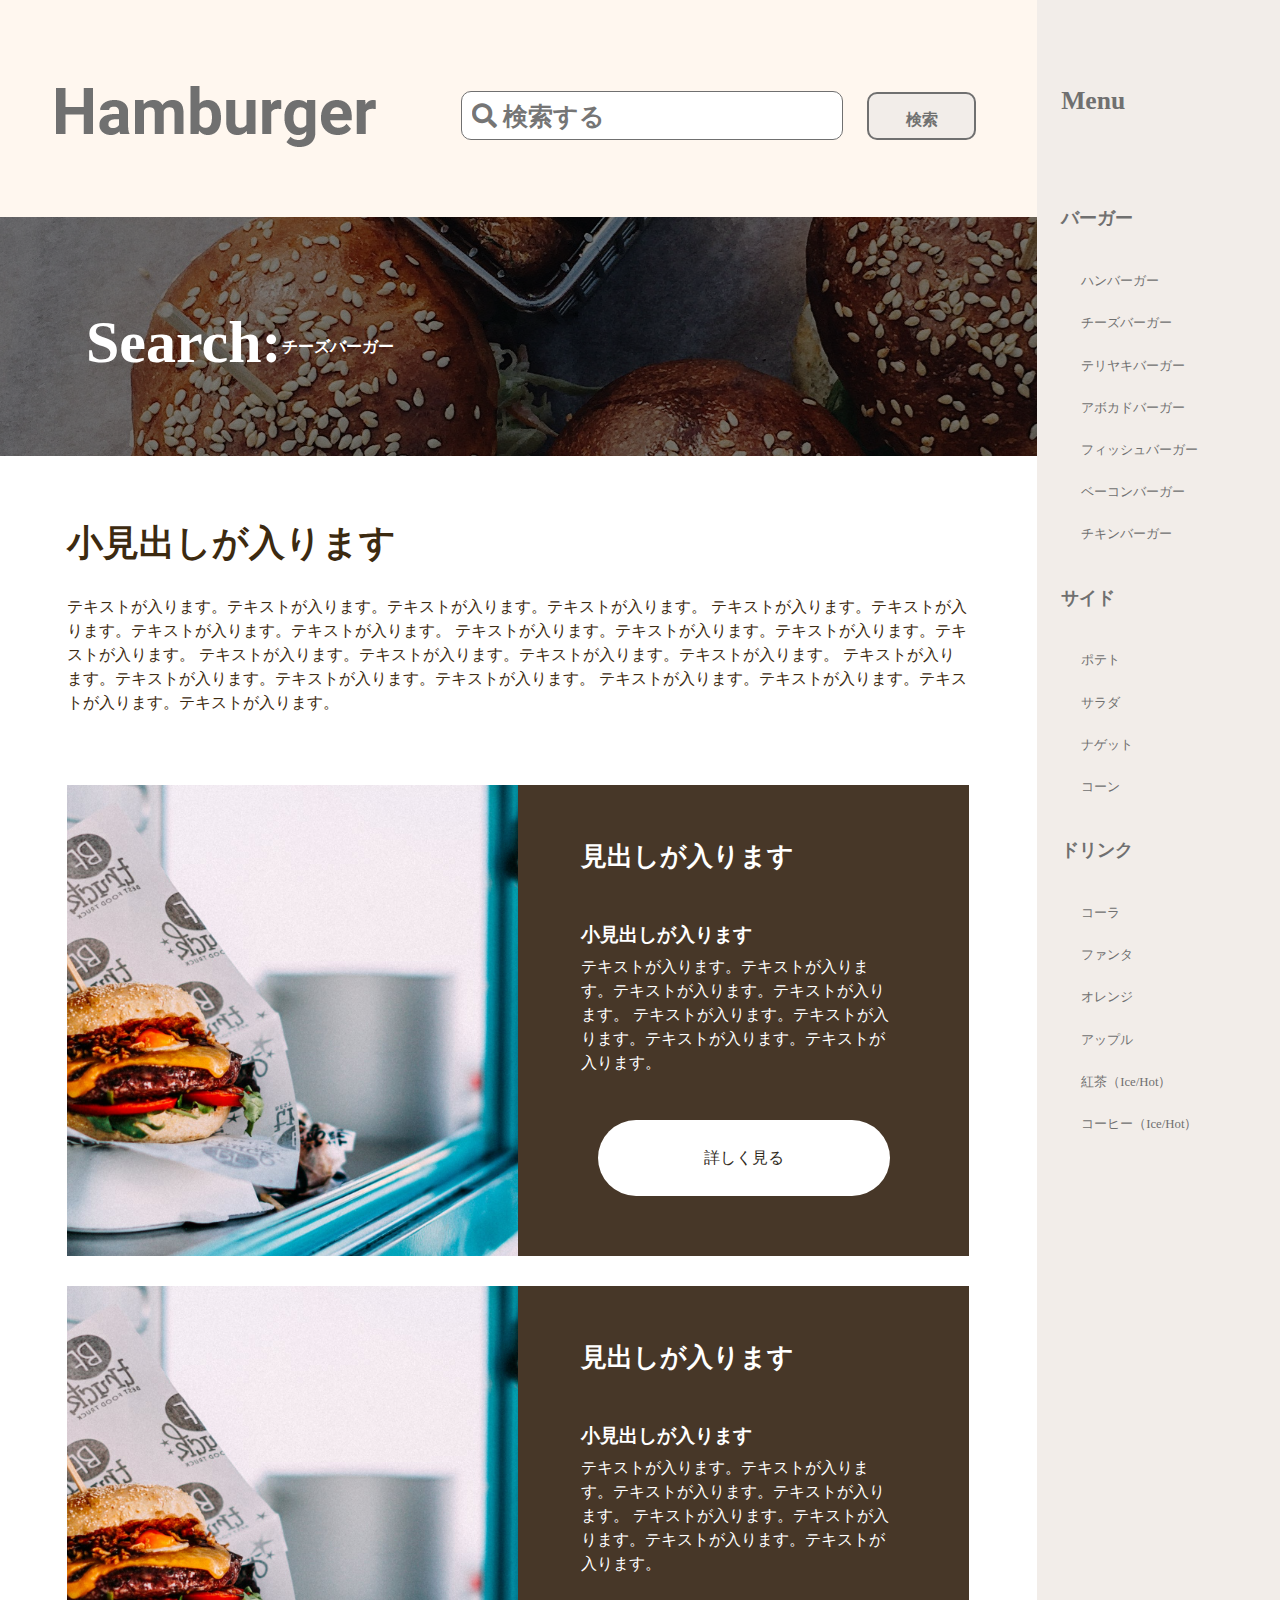
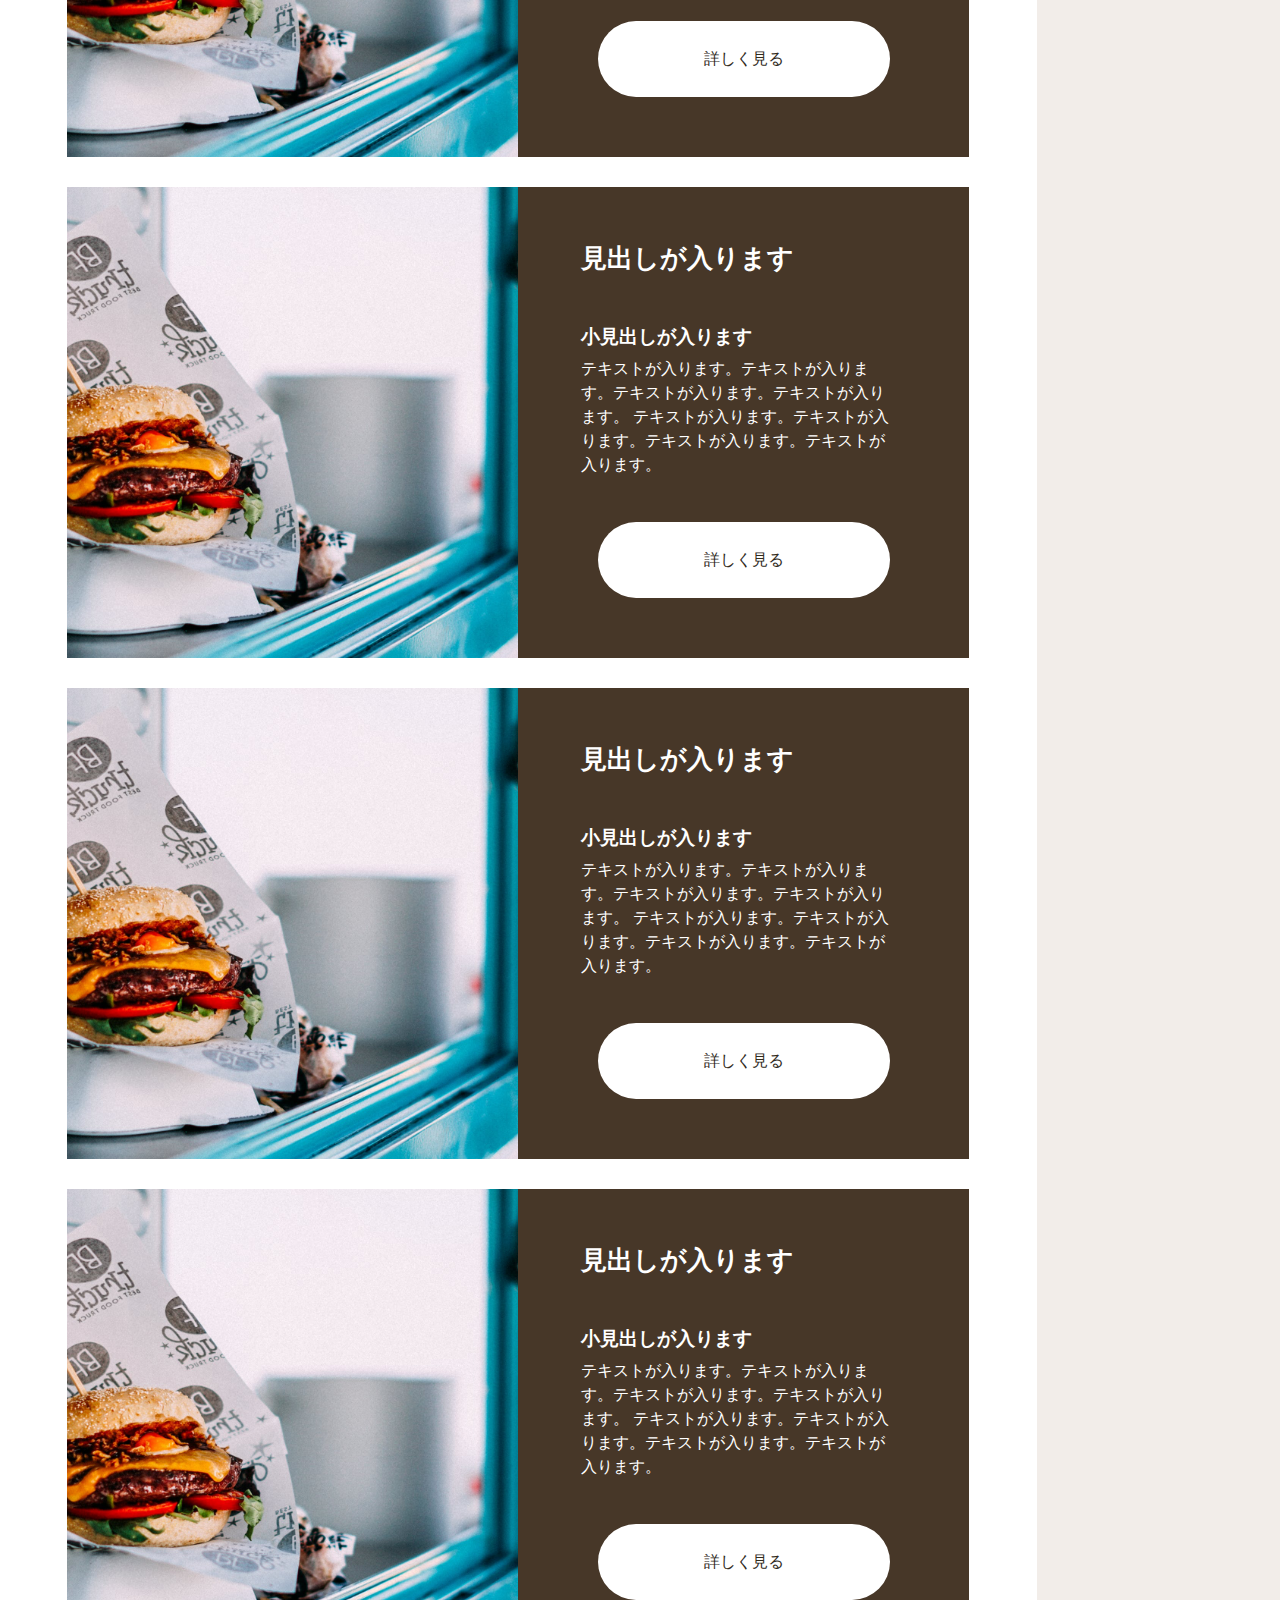
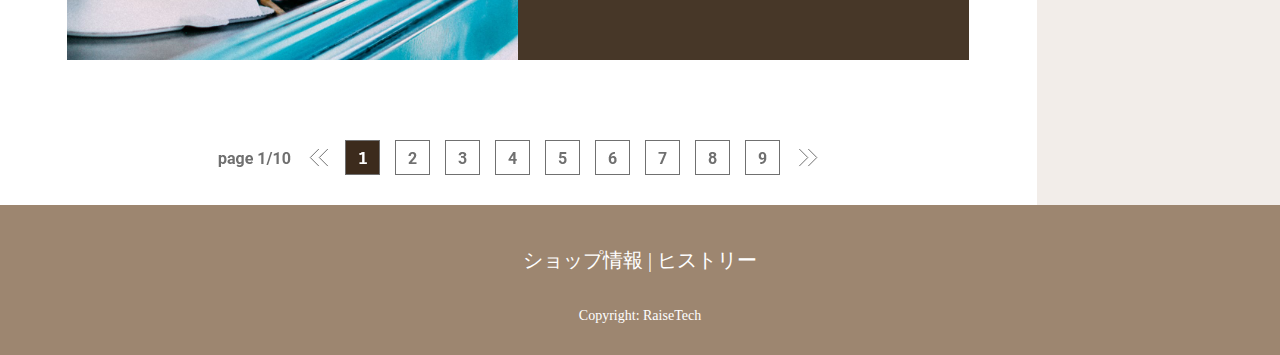
<file: archive-search.html>
<!DOCTYPE html>
<html lang="ja">
  <head>
    <meta charset="UTF-8">
    <title>hamburger-archive-search</title>
    <meta name="viewport" content="width=device-width, initial-scale=1">
    <link href="https://use.fontawesome.com/releases/v5.6.1/css/all.css" rel="stylesheet">
    <link rel="shortcut icon" href="img/hamburger.jpg">
    <link rel="stylesheet" href="css/style.css">
    <script src="js/jquery-3.6.0.min.js"></script>
  </head>
    
  <body>
    <div class = "l-container">
      <!--タブレット時のグレー背景-->
      <div class = "c-tablet-background--gray"></div>
      <!--header part-->
      <header class = "l-header">
        <div class = "p-header">
          <div class = "p-header__left">
            <h1 class = "c-header-left__logo"><img src="img/pc_logo.png" alt="header-logo"></h1>
          </div>
          <div class = "p-header__right"> 
            <form class = "c-search-form" action="#">
              <label for="search" class = "screen-reader-text"></label>
              <input id = "search" name = "search" class = "c-search-form__keyword" type="text" placeholder="&#xf002; 検索する">
              <input class = "c-search-form__btn" type="submit" value="検索">
            </form>
          </div>
          <div class = "p-header__menu-btn">
            <h2>Menu</h2>
          </div>
        </div>
      </header>
      <!--main part-->
      <main class = "l-main">
        <div class = "p-archive-main-visual">
          <h1>Search:<span class = "p">チーズバーガー</span></h1>
        </div>
        <div class = "p-archive-main-section">
          <div class = "p-archive-main-section-text">
            <h2>小見出しが入ります</h2>
            <p>
              テキストが入ります。テキストが入ります。テキストが入ります。テキストが入ります。
              テキストが入ります。テキストが入ります。テキストが入ります。テキストが入ります。
              テキストが入ります。テキストが入ります。テキストが入ります。テキストが入ります。
              テキストが入ります。テキストが入ります。テキストが入ります。テキストが入ります。
              テキストが入ります。テキストが入ります。テキストが入ります。テキストが入ります。
              テキストが入ります。テキストが入ります。テキストが入ります。テキストが入ります。
            </p>
          </div>
          <div class = "p-cheeseburger-section">
            <section class = "p-cheeseburger-section-top">
              <div class = "p-burger-visual"></div>
              <div class = "p-burger-detail">
                <h2>見出しが入ります</h2>
                <h3>小見出しが入ります</h3>
                <p>
                  テキストが入ります。テキストが入ります。テキストが入ります。テキストが入ります。
                  テキストが入ります。テキストが入ります。テキストが入ります。テキストが入ります。
                </p>
                <div class = "detail-btn">
                  <a href="#">詳しく見る</a>
                </div>
              </div>
            </section>
            <section class = "p-cheeseburger-section-center">
              <div class = "p-burger-visual"></div>
              <div class = "p-burger-detail">
                <h2>見出しが入ります</h2>
                <h3>小見出しが入ります</h3>
                <p>
                  テキストが入ります。テキストが入ります。テキストが入ります。テキストが入ります。
                  テキストが入ります。テキストが入ります。テキストが入ります。テキストが入ります。
                </p>
                <div class = "detail-btn">
                  <a href="#">詳しく見る</a>
                </div>
              </div>
            </section>
            <section class = "p-cheeseburger-section-center">
              <div class = "p-burger-visual"></div>
              <div class = "p-burger-detail">
                <h2>見出しが入ります</h2>
                <h3>小見出しが入ります</h3>
                <p>
                  テキストが入ります。テキストが入ります。テキストが入ります。テキストが入ります。
                  テキストが入ります。テキストが入ります。テキストが入ります。テキストが入ります。
                </p>
                <div class = "detail-btn">
                  <a href="#">詳しく見る</a>
                </div>
              </div>
            </section>
            <section class = "p-cheeseburger-section-center">
              <div class = "p-burger-visual"></div>
              <div class = "p-burger-detail">
                <h2>見出しが入ります</h2>
                <h3>小見出しが入ります</h3>
                <p>
                  テキストが入ります。テキストが入ります。テキストが入ります。テキストが入ります。
                  テキストが入ります。テキストが入ります。テキストが入ります。テキストが入ります。
                </p>
                <div class = "detail-btn">
                  <a href="#">詳しく見る</a>
                </div>
              </div>
            </section>
            <section class = "p-cheeseburger-section-bottom">
              <div class = "p-burger-visual"></div>
              <div class = "p-burger-detail">
                <h2>見出しが入ります</h2>
                <h3>小見出しが入ります</h3>
                <p>
                  テキストが入ります。テキストが入ります。テキストが入ります。テキストが入ります。
                  テキストが入ります。テキストが入ります。テキストが入ります。テキストが入ります。
                </p>
                <div class = "detail-btn">
                  <a href="#">詳しく見る</a>
                </div>
              </div>
            </section>
            <div class = "p-section-page">
              <img src="img/page-example.png" alt="page">
            </div>
            <div class = "p-page-select-btn">
              <p><a href="#"><<前へ</a></p>
              <p><a href="#">次へ>></a></p>
            </div>
          </div>


        </div>
      </main>
      <!--sidebar part-->
      <div class = "l-sidebar">
        <div class = "p-menu">
          <h2 class = "p-menu__title">Menu</h2>
          <!--タブレット時のメニューバーの×ボタン-->
          <div class = "p-close-btn"><span class="batsu"></span></div>
          <nav>
            <ul>
              <li class = "p-menu__kind">
                <h3>バーガー</h3>
                <ul class = "p-menu__kind__detail">
                  <li><a href="http://127.0.0.1:5500/git/Hamburger-site/archive-search.html">ハンバーガー</a></li>
                  <li><a href="http://127.0.0.1:5500/git/Hamburger-site/archive.html">チーズバーガー</a></li>
                  <li><a href="#">テリヤキバーガー</a></li>
                  <li><a href="#">アボカドバーガー</a></li>
                  <li><a href="#">フィッシュバーガー</a></li>
                  <li><a href="#">ベーコンバーガー</a></li>
                  <li><a href="#">チキンバーガー</a></li>
                </ul>
              </li>
              <li class = "p-menu__kind">
                <h3>サイド</h3>
                <ul class = "p-menu__kind__detail">
                  <li><a href = "#">ポテト</a></li>
                  <li><a href = "#">サラダ</a></li>
                  <li><a href = "#">ナゲット</a></li>
                  <li><a href = "#">コーン</a></li>
                </ul>              
              </li>
              <li class = "p-menu__kind">
                <h3>ドリンク</h3>
                <ul class = "p-menu__kind__detail">
                  <li><a href = "#">コーラ</a></li>
                  <li><a href = "#">ファンタ</a></li>
                  <li><a href = "#">オレンジ</a></li>
                  <li><a href = "#">アップル</a></li>
                  <li><a href = "#">紅茶（Ice/Hot）</a></li>
                  <li><a href = "#">コーヒー（Ice/Hot）</a></li>
                </ul>
              </li>
            </ul>
          </nav>
        </div>

      <!--footer part-->
      </div>
      <footer class = "l-footer">
        <div class = "p-footer">
          <p class = "p-footer-shop-info">ショップ情報 | ヒストリー</p>
          <p class = "p-footer-text">Copyright: RaiseTech</p>
        </div>
      </footer>

    </div>
    <script src="js/script.js"></script>
  </body>
</html>
</file>
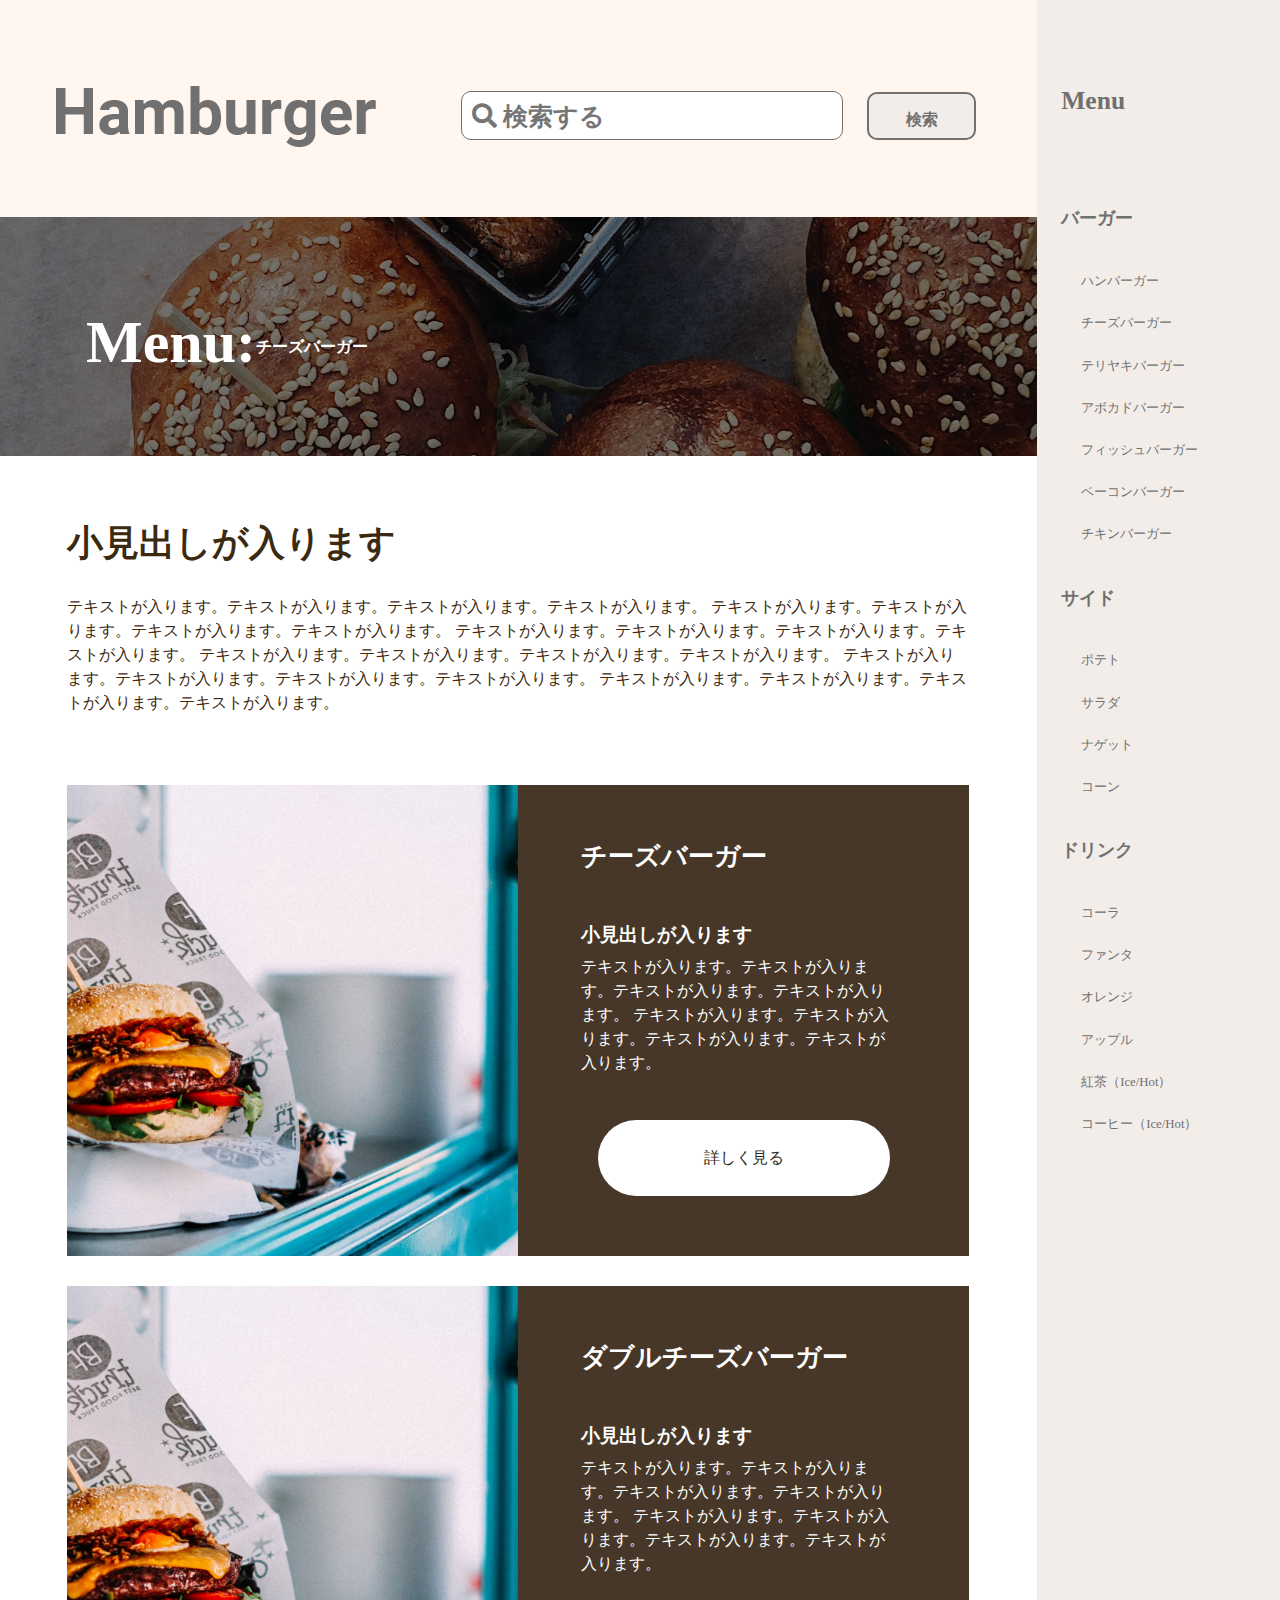
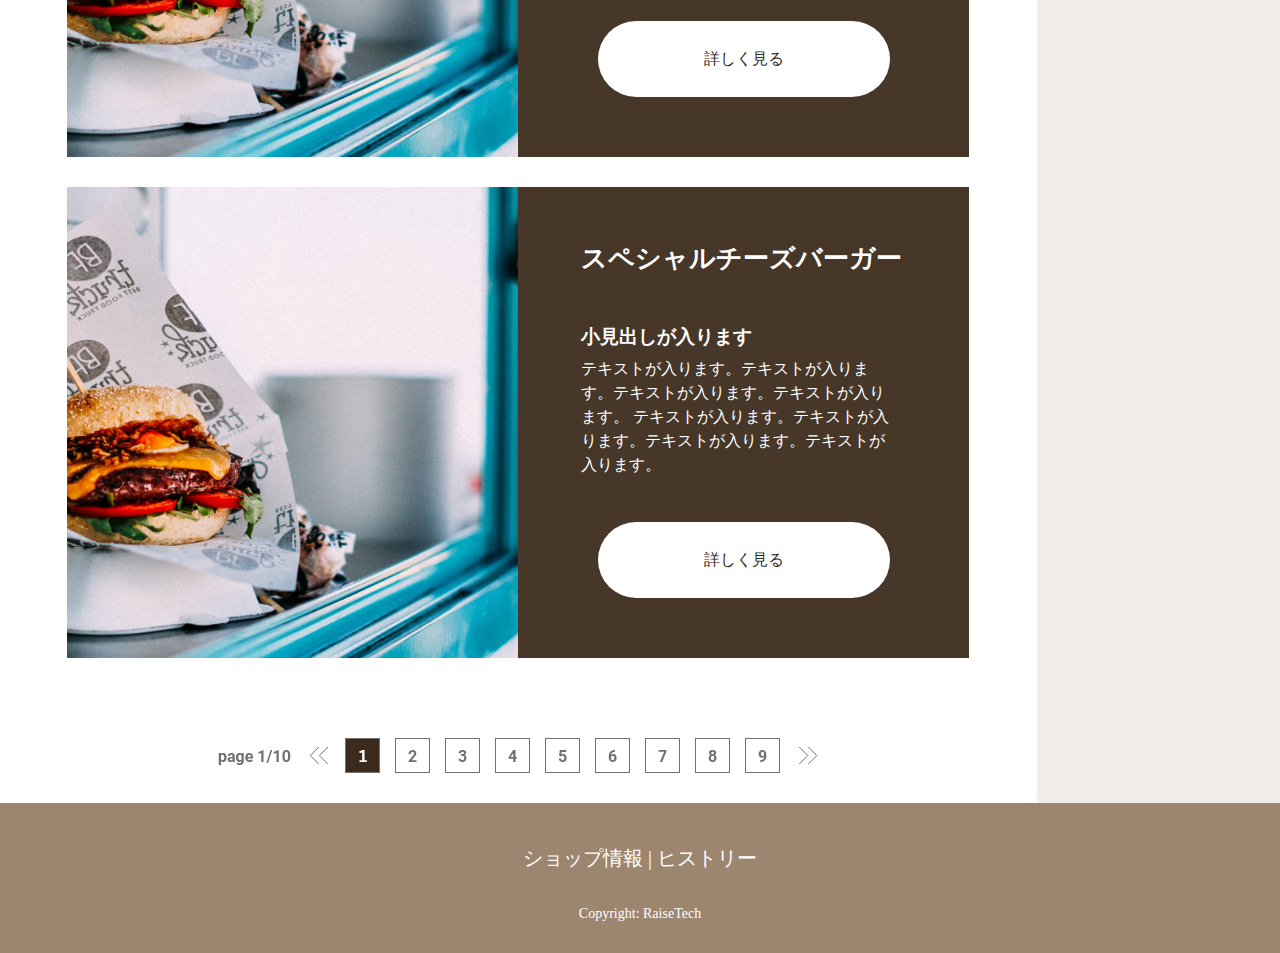
<file: archive.html>
<!DOCTYPE html>
<html lang="ja">
  <head>
    <meta charset="UTF-8">
    <title>hamburger-archive</title>
    <meta name="viewport" content="width=device-width, initial-scale=1">
    <link href="https://use.fontawesome.com/releases/v5.6.1/css/all.css" rel="stylesheet">
    <link rel="shortcut icon" href="img/hamburger.jpg">
    <link rel="stylesheet" href="css/style.css">
    <script src="js/jquery-3.6.0.min.js"></script>  
  </head>
    
  <body>
    <div class = "l-container">
      <!--タブレット時のグレー背景-->
      <div class = "c-tablet-background--gray"></div>
      <!--header part-->
      <header class = "l-header">
        <div class = "p-header">
          <div class = "p-header__left">
            <h1 class = "c-header-left__logo"><img src="img/pc_logo.png" alt="header-logo"></h1>
          </div>
          <div class = "p-header__right"> 
            <form class = "c-search-form" action="#">
              <label for="search" class = "screen-reader-text"></label>
              <input id = "search" name = "search" class = "c-search-form__keyword" type="text" placeholder="&#xf002; 検索する">
              <input class = "c-search-form__btn" type="submit" value="検索">
            </form>
          </div>
          <div class = "p-header__menu-btn">
            <h2>Menu</h2>
          </div>
        </div>
      </header>
      <!--main part-->
      <main class = "l-main">
        <div class = "p-archive-main-visual">
          <h1>Menu:<span class = "p">チーズバーガー</span></h1>
        </div>
        <div class = "p-archive-main-section">
          <div class = "p-archive-main-section-text">
            <h2>小見出しが入ります</h2>
            <p>
              テキストが入ります。テキストが入ります。テキストが入ります。テキストが入ります。
              テキストが入ります。テキストが入ります。テキストが入ります。テキストが入ります。
              テキストが入ります。テキストが入ります。テキストが入ります。テキストが入ります。
              テキストが入ります。テキストが入ります。テキストが入ります。テキストが入ります。
              テキストが入ります。テキストが入ります。テキストが入ります。テキストが入ります。
              テキストが入ります。テキストが入ります。テキストが入ります。テキストが入ります。
            </p>
          </div>
          <div class = "p-cheeseburger-section">
            <section class = "p-cheeseburger-section-top">
              <div class = "p-burger-visual"></div>
              <div class = "p-burger-detail">
                <h2>チーズバーガー</h2>
                <h3>小見出しが入ります</h3>
                <p>
                  テキストが入ります。テキストが入ります。テキストが入ります。テキストが入ります。
                  テキストが入ります。テキストが入ります。テキストが入ります。テキストが入ります。
                </p>
                <div class = "detail-btn">
                  <a href="#">詳しく見る</a>
                </div>
              </div>
            </section>
            <section class = "p-cheeseburger-section-center">
              <div class = "p-burger-visual"></div>
              <div class = "p-burger-detail">
                <h2>ダブルチーズバーガー</h2>
                <h3>小見出しが入ります</h3>
                <p>
                  テキストが入ります。テキストが入ります。テキストが入ります。テキストが入ります。
                  テキストが入ります。テキストが入ります。テキストが入ります。テキストが入ります。
                </p>
                <div class = "detail-btn">
                  <a href="#">詳しく見る</a>
                </div>
              </div>
            </section>
            <section class = "p-cheeseburger-section-bottom">
              <div class = "p-burger-visual"></div>
              <div class = "p-burger-detail">
                <h2>スペシャルチーズバーガー</h2>
                <h3>小見出しが入ります</h3>
                <p>
                  テキストが入ります。テキストが入ります。テキストが入ります。テキストが入ります。
                  テキストが入ります。テキストが入ります。テキストが入ります。テキストが入ります。
                </p>
                <div class = "detail-btn">
                  <a href="#">詳しく見る</a>
                </div>
              </div>
            </section>
            <div class = "p-section-page">
              <img src="img/page-example.png" alt="page">
            </div>
            <div class = "p-page-select-btn">
              <p><a href="#"><<前へ</a></p>
              <p><a href="#">次へ>></a></p>
            </div>
          </div>


        </div>
      </main>
      <!--sidebar part-->
      <div class = "l-sidebar">
        <div class = "p-menu">
          <h2 class = "p-menu__title">Menu</h2>
          <!--タブレット時のメニューバーの×ボタン-->
          <div class = "p-close-btn"><span class="batsu"></span></div>
          <nav>
            <ul>
              <li class = "p-menu__kind">
                <h3>バーガー</h3>
                <ul class = "p-menu__kind__detail">
                  <li><a href="http://127.0.0.1:5500/git/Hamburger-site/archive-search.html">ハンバーガー</a></li>
                  <li><a href="http://127.0.0.1:5500/git/Hamburger-site/archive.html">チーズバーガー</a></li>
                  <li><a href="#">テリヤキバーガー</a></li>
                  <li><a href="#">アボカドバーガー</a></li>
                  <li><a href="#">フィッシュバーガー</a></li>
                  <li><a href="#">ベーコンバーガー</a></li>
                  <li><a href="#">チキンバーガー</a></li>
                </ul>
              </li>
              <li class = "p-menu__kind">
                <h3>サイド</h3>
                <ul class = "p-menu__kind__detail">
                  <li><a href = "#">ポテト</a></li>
                  <li><a href = "#">サラダ</a></li>
                  <li><a href = "#">ナゲット</a></li>
                  <li><a href = "#">コーン</a></li>
                </ul>              
              </li>
              <li class = "p-menu__kind">
                <h3>ドリンク</h3>
                <ul class = "p-menu__kind__detail">
                  <li><a href = "#">コーラ</a></li>
                  <li><a href = "#">ファンタ</a></li>
                  <li><a href = "#">オレンジ</a></li>
                  <li><a href = "#">アップル</a></li>
                  <li><a href = "#">紅茶（Ice/Hot）</a></li>
                  <li><a href = "#">コーヒー（Ice/Hot）</a></li>
                </ul>
              </li>
            </ul>
          </nav>
        </div>

      <!--footer part-->
      </div>
      <footer class = "l-footer">
        <div class = "p-footer">
          <p class = "p-footer-shop-info">ショップ情報 | ヒストリー</p>
          <p class = "p-footer-text">Copyright: RaiseTech</p>
        </div>
      </footer>

    </div>
    <script src="js/script.js"></script>
  </body>
</html>
</file>
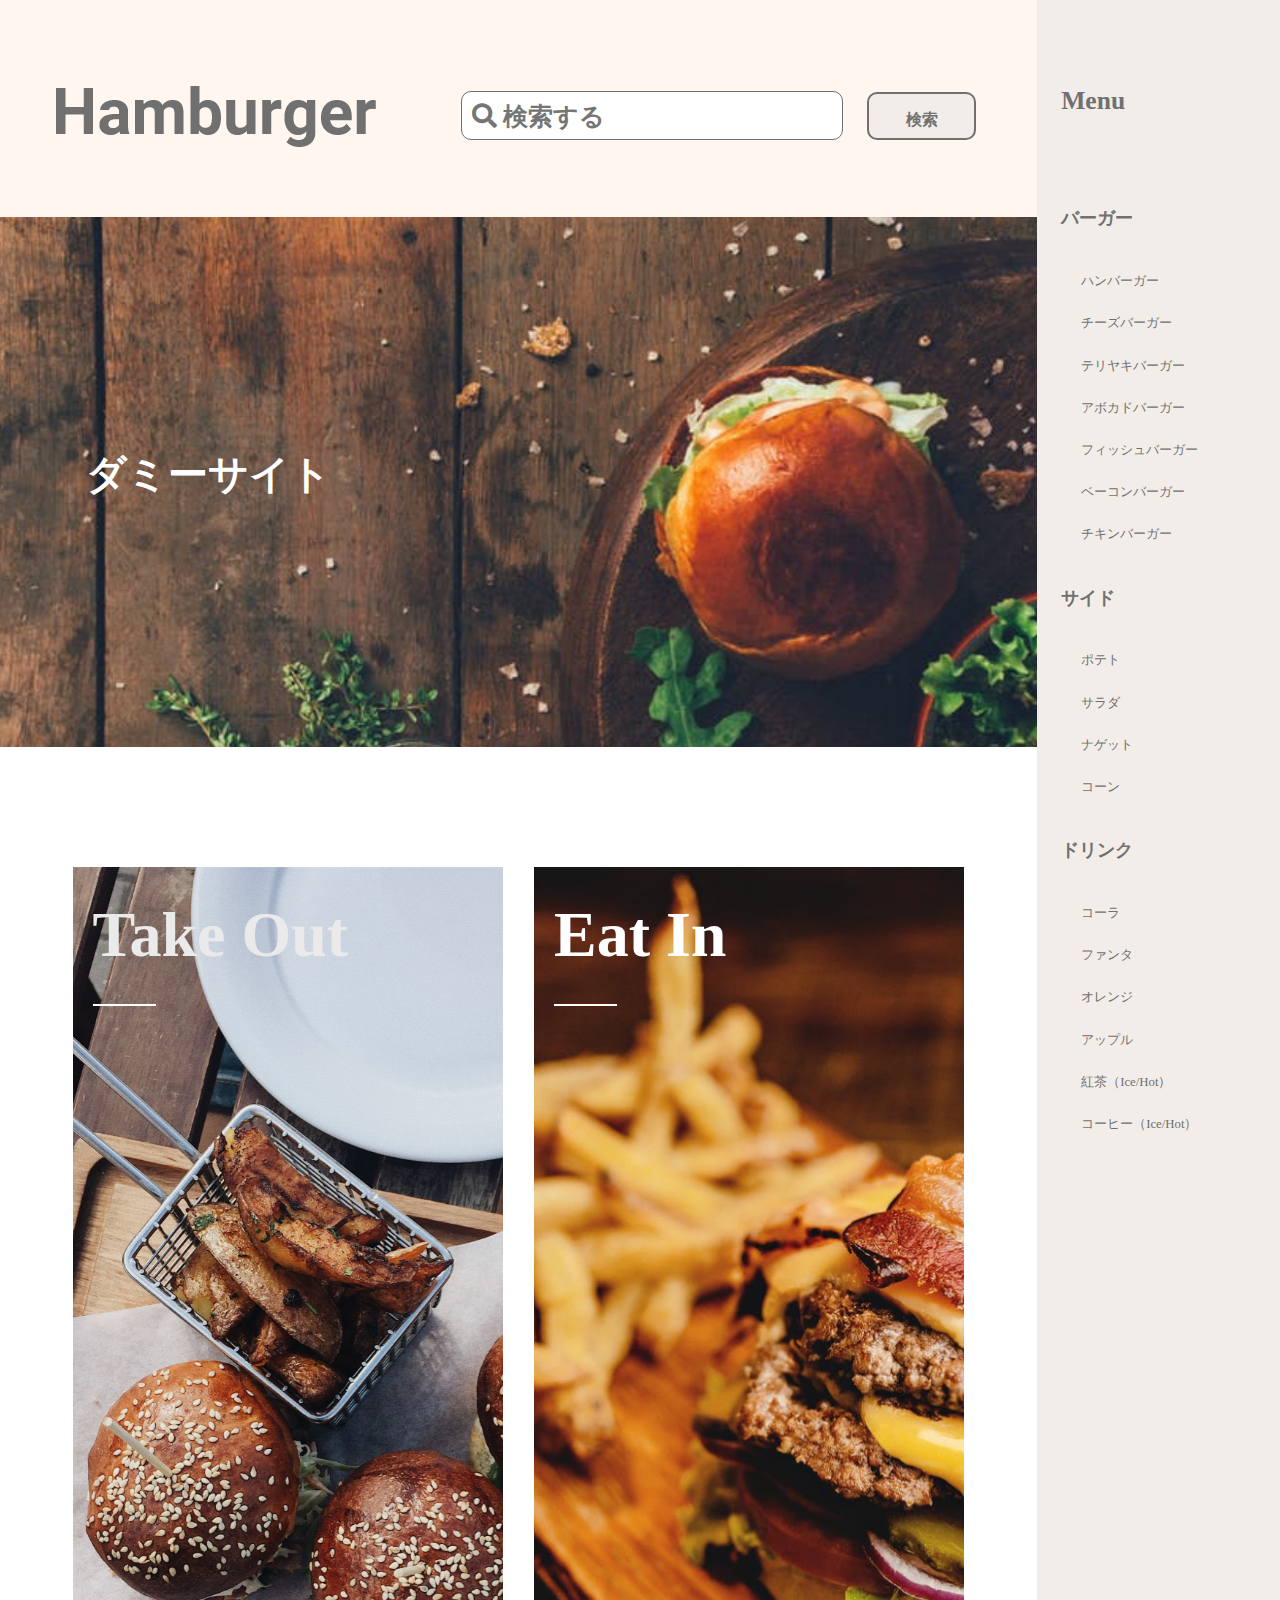
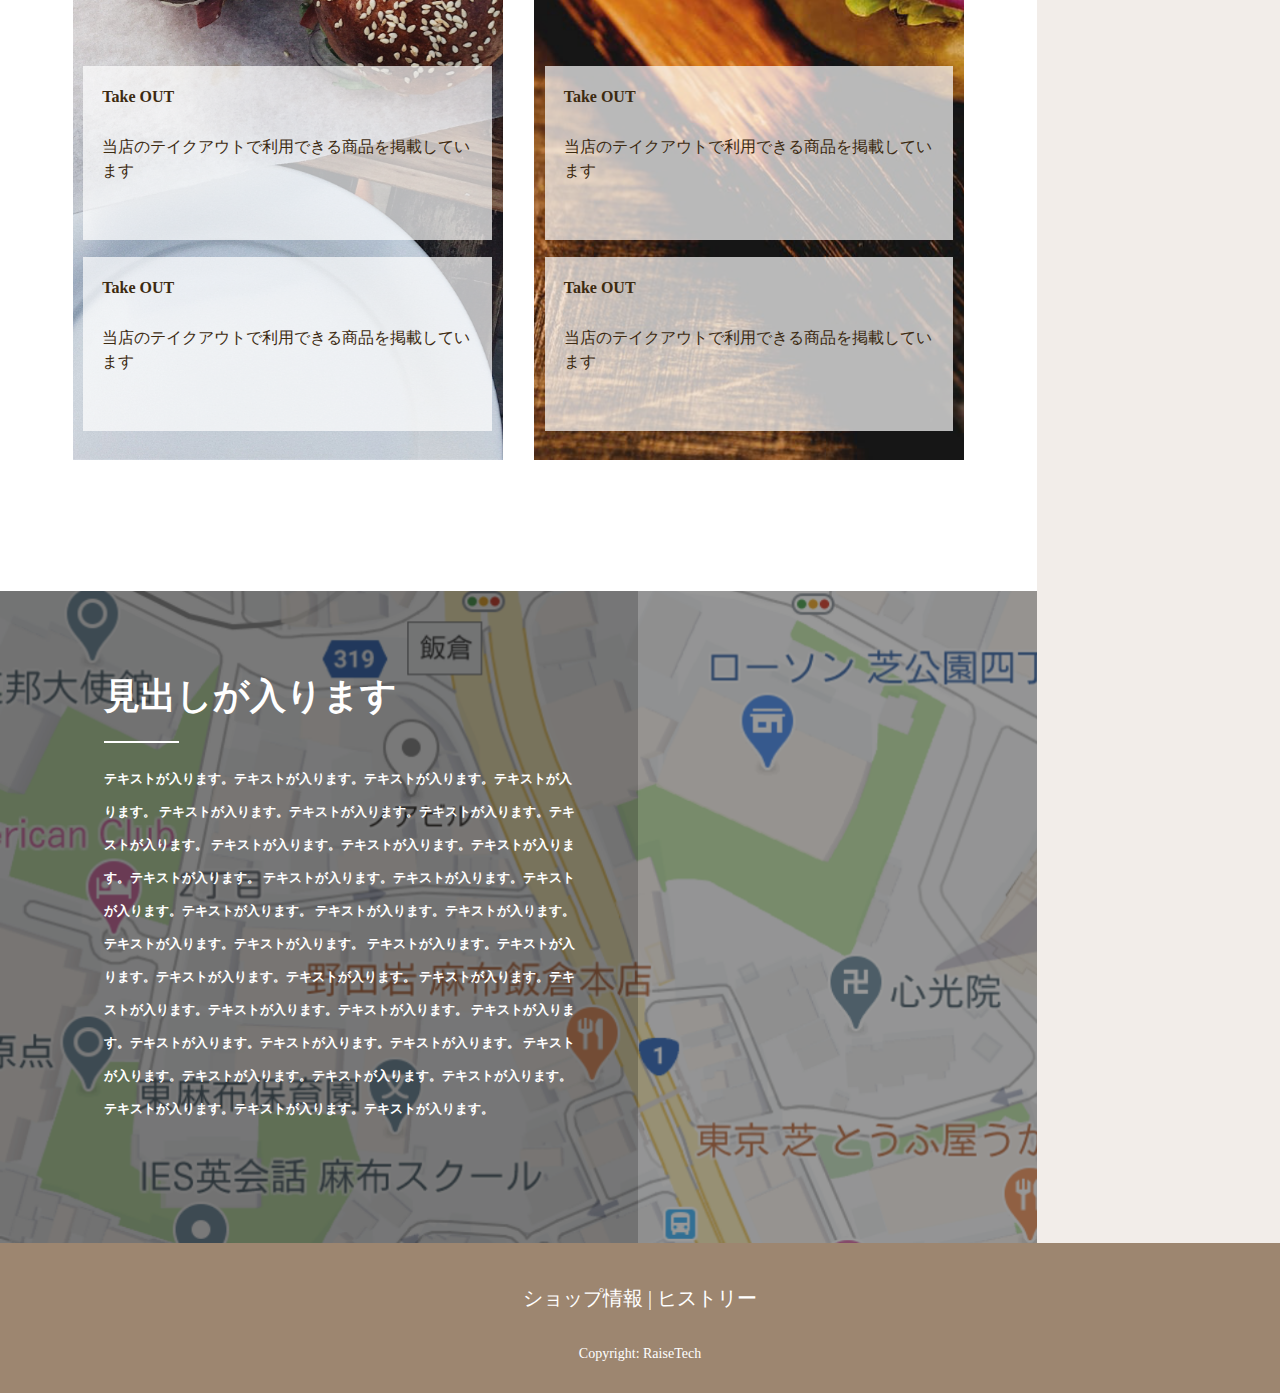
<file: front-page.html>
<!DOCTYPE html>
<html lang="ja">
  <head>
    <meta charset="UTF-8">
    <title>hamburger-site</title>
    <meta name="viewport" content="width=device-width, initial-scale=1">
    <link href="https://use.fontawesome.com/releases/v5.6.1/css/all.css" rel="stylesheet">
    <link rel="shortcut icon" href="img/hamburger.jpg">
    <link rel="stylesheet" href="css/style.css">
    <script src="https://code.jquery.com/jquery-3.6.0.min.js"></script>
  </head>
    
  <body>
    <div class = "l-container">
      <!--タブレット時のグレー背景-->
      <div class = "c-tablet-background--gray"></div>
      <!--header part-->
      <header class = "l-header">
        <div class = "p-header">
          <div class = "p-header__left">
            <h1 class = "c-header-left__logo"><img src="img/pc_logo.png" alt="header-logo"></h1>
          </div>
          <div class = "p-header__right"> 
            <form class = "c-search-form" action="#">
              <label for="search" class = "screen-reader-text"></label>
              <input id = "search" name = "search" class = "c-search-form__keyword" type="text" placeholder="&#xf002; 検索する">
              <input class = "c-search-form__btn" type="submit" value="検索">
            </form>
          </div>
          <div class = "p-header__menu-btn">
            <h2>Menu</h2>
          </div>
        </div>
      </header>
      <!--main part-->
      <main class = "l-main">
        <!--main-visual part-->
        <div class = "p-main-visual"><!--mainvisual画像-->
          <h2 class = "p-main-visual__title">ダミーサイト</h2>
        </div>
        <!--main-section part-->
        <div class = "p-main-section">
          <section class = "p-takeout"><!--takeout画像-->
            <h3 class = "p-takeout__title">Take Out</h3>
            <div class = "p-takeout__detail--top c-takeout-detail">
              <h4>Take OUT</h4>
              <p>当店のテイクアウトで利用できる商品を掲載しています</p>
            </div>
            <div class = "p-takeout__detail--bottom c-takeout-detail">
              <h4>Take OUT</h4>
              <p>当店のテイクアウトで利用できる商品を掲載しています</p>
            </div>
          </section>
          <section class = "p-eatin"><!--eatin画像-->
            <h3 class = "p-eatin__title">Eat In</h3>
            <div class = "p-eatin__detail--top c-takeout-detail">
              <h4>Take OUT</h4>
              <p>当店のテイクアウトで利用できる商品を掲載しています</p>
            </div>
            <div class = "p-eatin__detail--bottom c-takeout-detail">
              <h4>Take OUT</h4>
              <p>当店のテイクアウトで利用できる商品を掲載しています</p>
            </div>
          </section>
        </div>
        <!--map part-->
        <div class = "p-main-map">
          <div class = "p-background-black"></div>
          <div class = "p-background-gray"></div>
          <div class = "p-main-map__photo"></div>
          <div class = "p-main-map__text">
            <h3>見出しが入ります</h3>
            <p>
              テキストが入ります。テキストが入ります。テキストが入ります。テキストが入ります。
              テキストが入ります。テキストが入ります。テキストが入ります。テキストが入ります。
              テキストが入ります。テキストが入ります。テキストが入ります。テキストが入ります。
              テキストが入ります。テキストが入ります。テキストが入ります。テキストが入ります。
              テキストが入ります。テキストが入ります。テキストが入ります。テキストが入ります。
              テキストが入ります。テキストが入ります。テキストが入ります。テキストが入ります。
              テキストが入ります。テキストが入ります。テキストが入ります。テキストが入ります。
              テキストが入ります。テキストが入ります。テキストが入ります。テキストが入ります。
              テキストが入ります。テキストが入ります。テキストが入ります。テキストが入ります。
              テキストが入ります。テキストが入ります。テキストが入ります。
            </p>
          </div>
        </div>
      </main>
      <!--sidebar part-->
      <div class = "l-sidebar">
        <div class = "p-menu">
          <h2 class = "p-menu__title">Menu</h2>
          <!--タブレット時のメニューバーの×ボタン-->
          <div class = "p-close-btn"><span class="batsu"></span></div>
          <nav>
            <ul>
              <li class = "p-menu__kind">
                <h3>バーガー</h3>
                <ul class = "p-menu__kind__detail">
                  <li><a href="http://127.0.0.1:5500/git/Hamburger-site/archive-search.html">ハンバーガー</a></li>
                  <li><a href="http://127.0.0.1:5500/git/Hamburger-site/archive.html">チーズバーガー</a></li>
                  <li><a href="#">テリヤキバーガー</a></li>
                  <li><a href="#">アボカドバーガー</a></li>
                  <li><a href="#">フィッシュバーガー</a></li>
                  <li><a href="#">ベーコンバーガー</a></li>
                  <li><a href="#">チキンバーガー</a></li>
                </ul>
              </li>
              <li class = "p-menu__kind">
                <h3>サイド</h3>
                <ul class = "p-menu__kind__detail">
                  <li><a href = "#">ポテト</a></li>
                  <li><a href = "#">サラダ</a></li>
                  <li><a href = "#">ナゲット</a></li>
                  <li><a href = "#">コーン</a></li>
                </ul>              
              </li>
              <li class = "p-menu__kind">
                <h3>ドリンク</h3>
                <ul class = "p-menu__kind__detail">
                  <li><a href = "#">コーラ</a></li>
                  <li><a href = "#">ファンタ</a></li>
                  <li><a href = "#">オレンジ</a></li>
                  <li><a href = "#">アップル</a></li>
                  <li><a href = "#">紅茶（Ice/Hot）</a></li>
                  <li><a href = "#">コーヒー（Ice/Hot）</a></li>
                </ul>
              </li>
            </ul>
          </nav>
        </div>

      <!--footer part-->
      </div>
      <footer class = "l-footer">
        <div class = "p-footer">
          <p class = "p-footer-shop-info">ショップ情報 | ヒストリー</p>
          <p class = "p-footer-text">Copyright: RaiseTech</p>
        </div>
      </footer>

    </div>
    <script src="js/script.js"></script>
  </body>
</html>
</file>
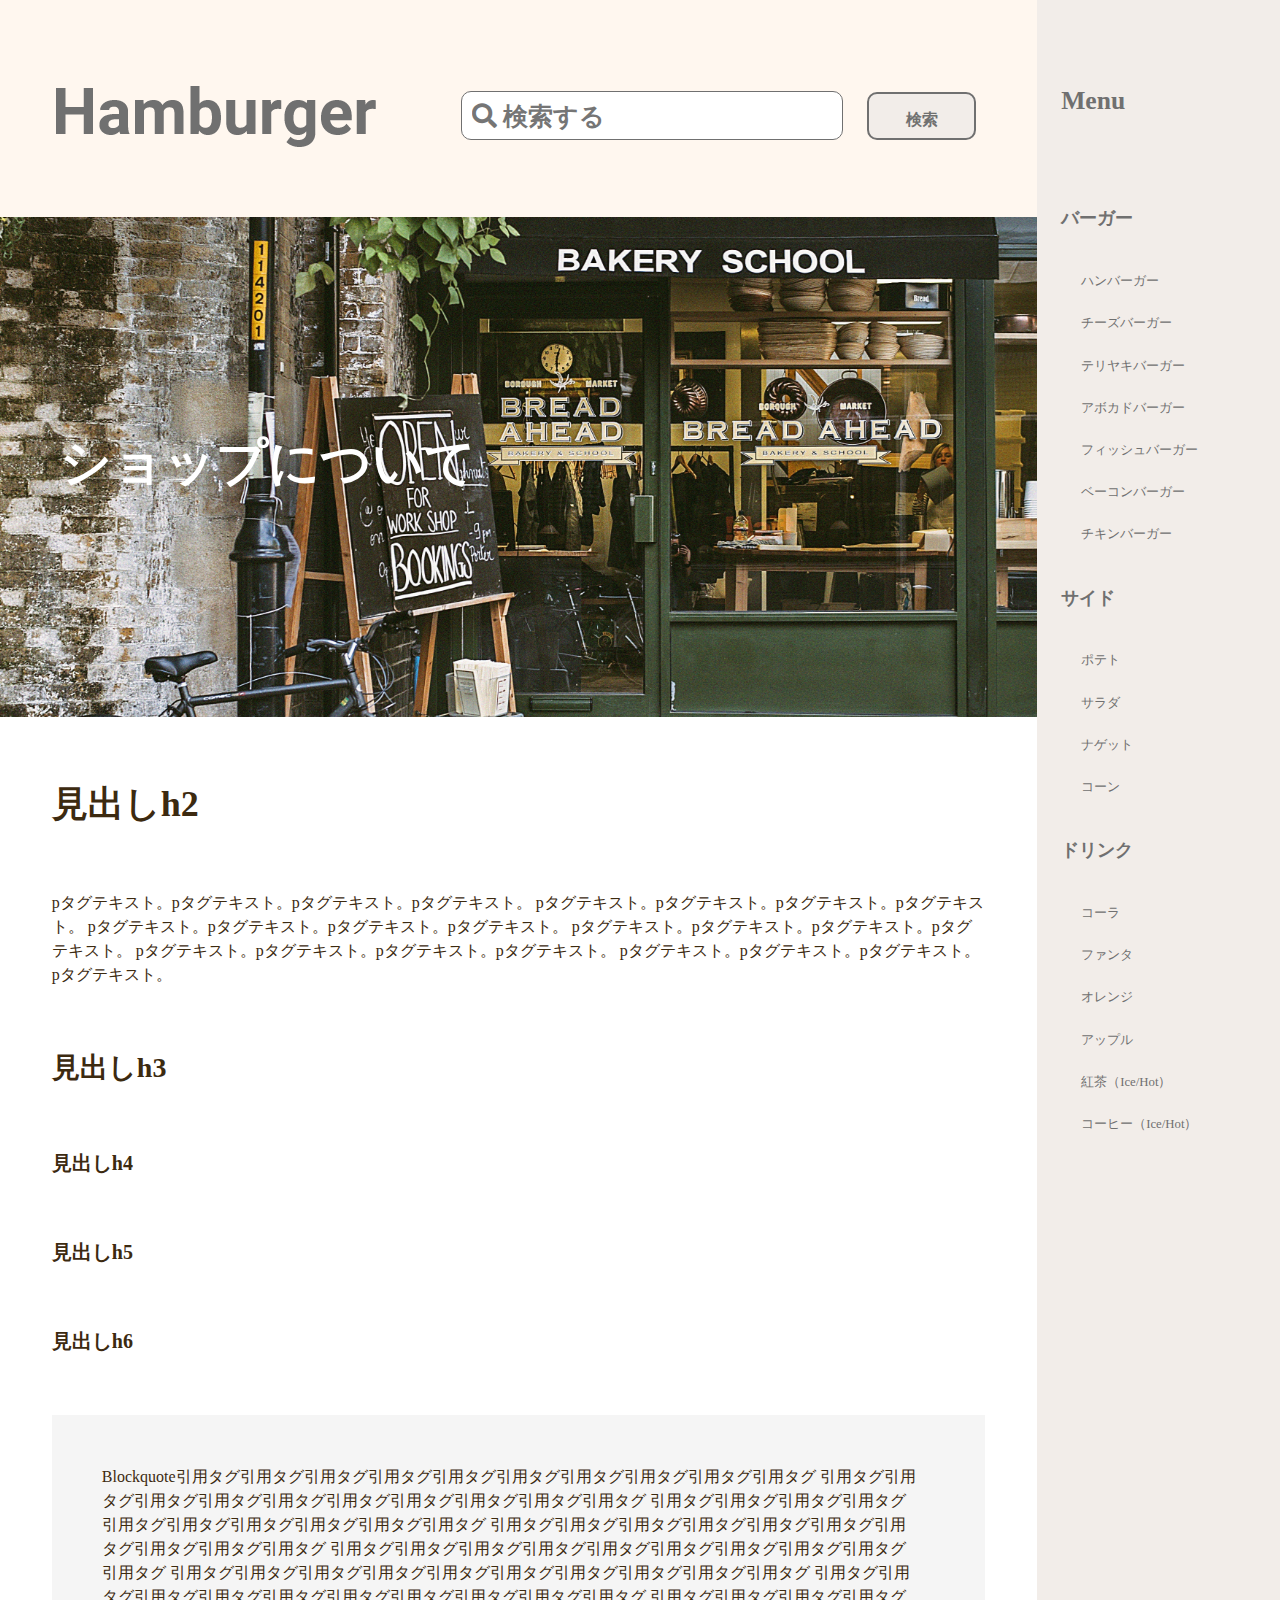
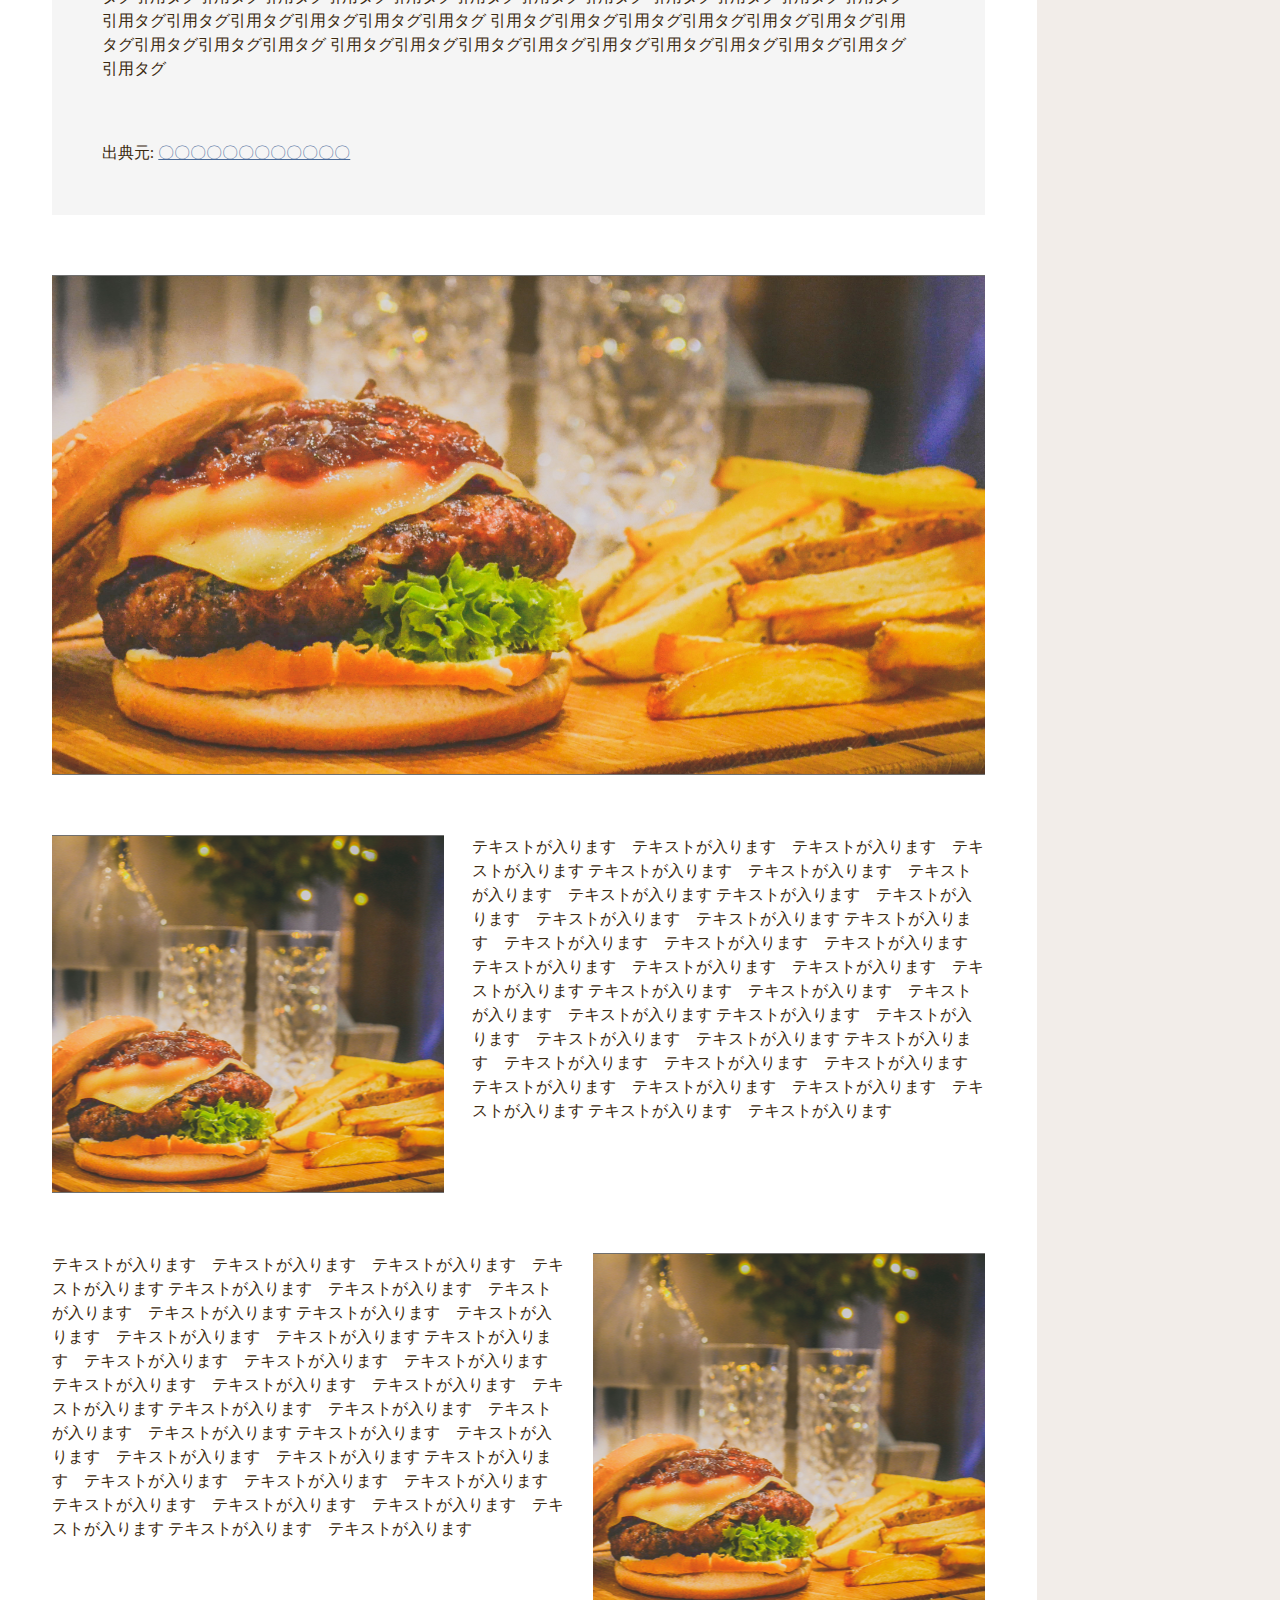
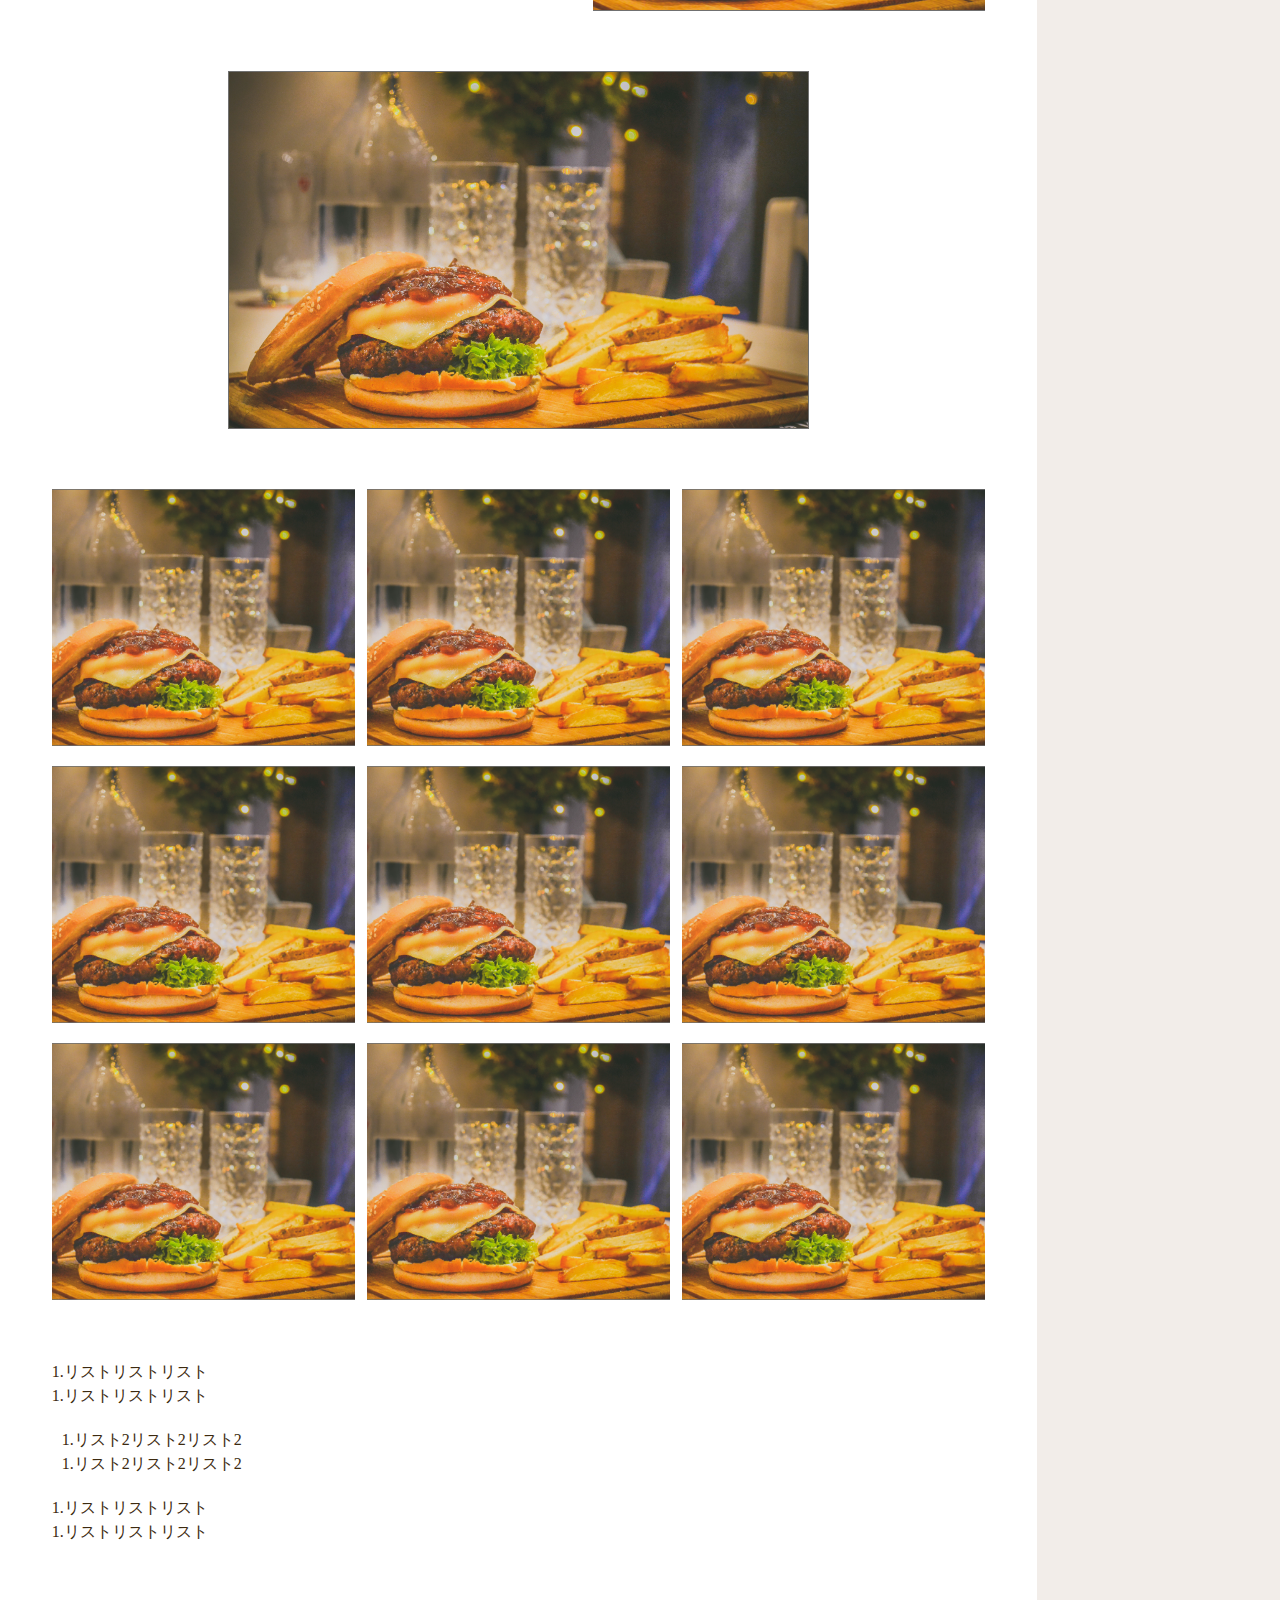
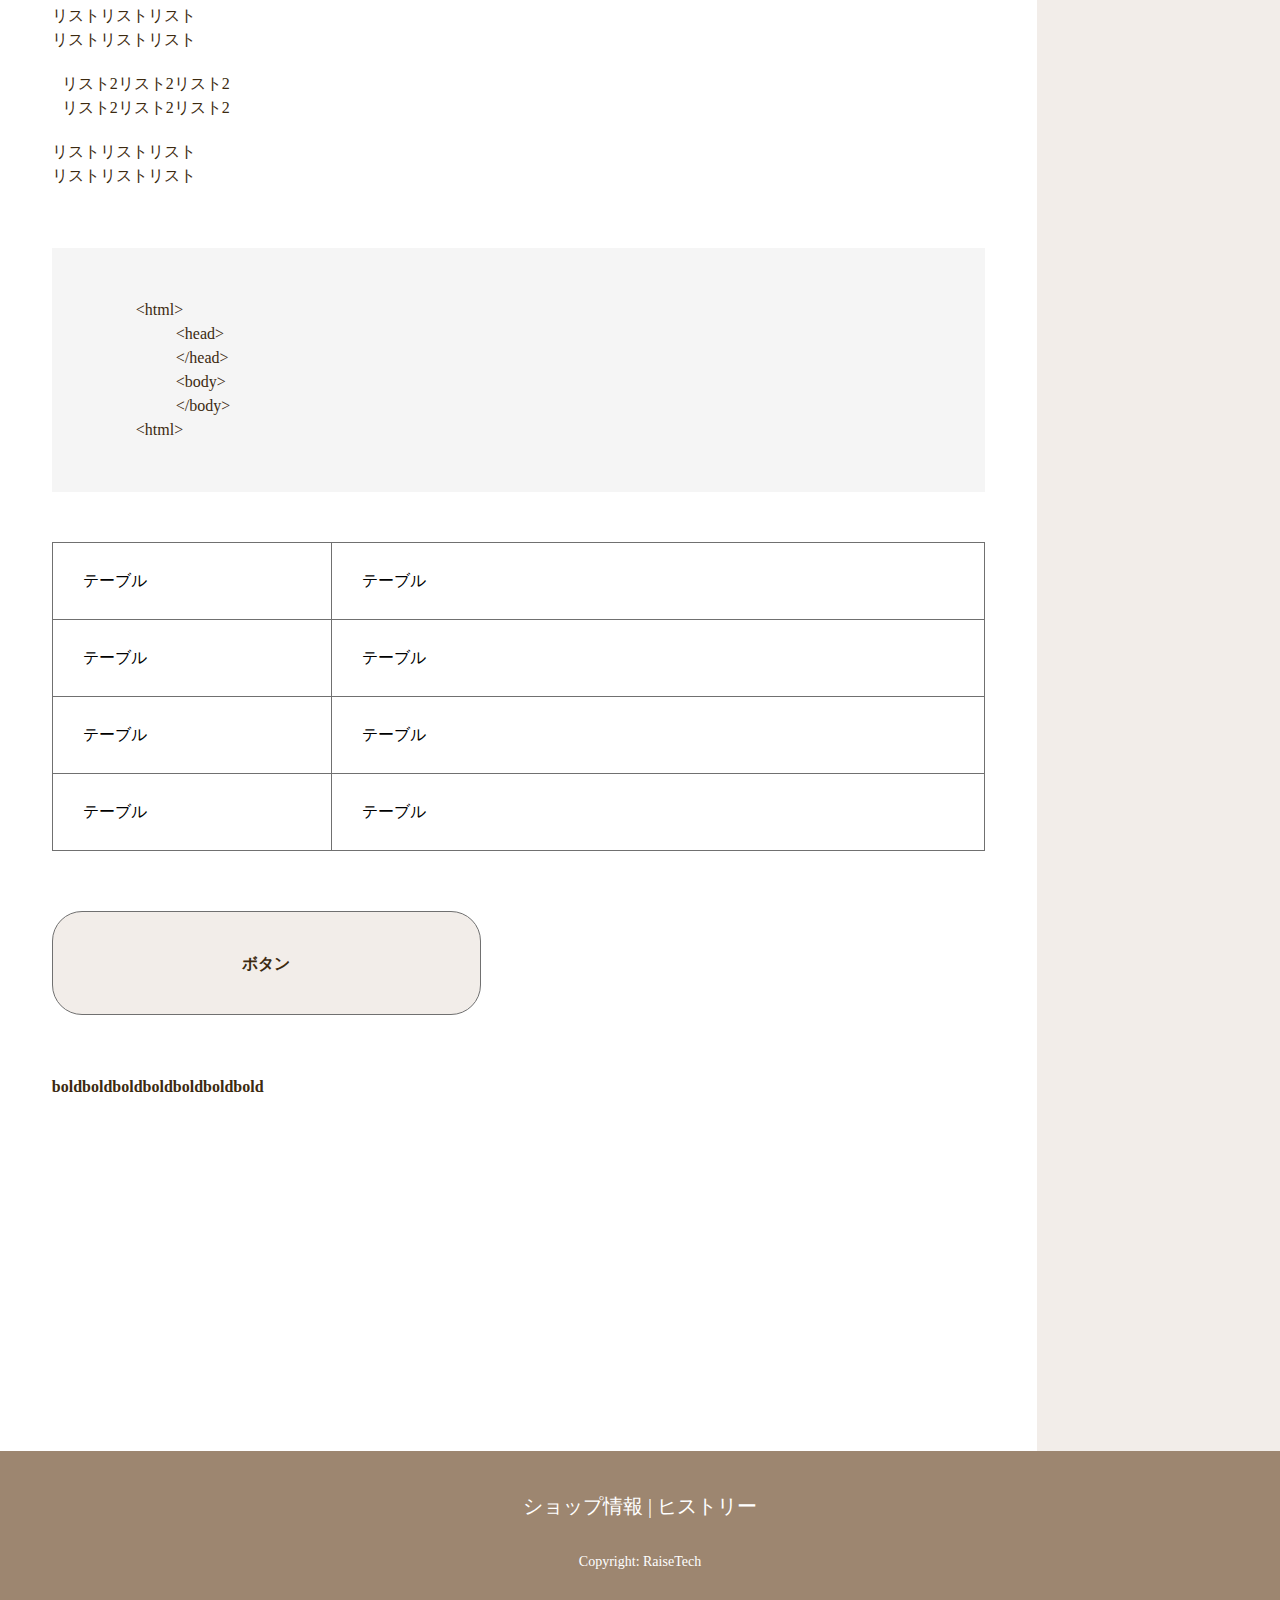
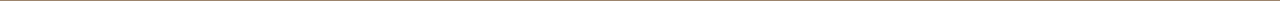
<file: page.html>
<!DOCTYPE html>
<html lang="ja">
  <head>
    <meta charset="UTF-8">
    <title>hamburger-single</title>
    <meta name="viewport" content="width=device-width, initial-scale=1">
    <link href="https://use.fontawesome.com/releases/v5.6.1/css/all.css" rel="stylesheet">
    <link rel="shortcut icon" href="img/hamburger.jpg">
    <link rel="stylesheet" href="css/style.css">
    <script src="js/jquery-3.6.0.min.js"></script>  
  </head>
    
  <body>
    <div class = "l-container">
      <!--タブレット時のグレー背景-->
      <div class = "c-tablet-background--gray"></div>
      <!--header part-->
      <header class = "l-header">
        <div class = "p-header">
          <div class = "p-header__left">
            <h1 class = "c-header-left__logo"><img src="img/pc_logo.png" alt="header-logo"></h1>
          </div>
          <div class = "p-header__right"> 
            <form class = "c-search-form" action="#">
              <label for="search" class = "screen-reader-text"></label>
              <input id = "search" name = "search" class = "c-search-form__keyword" type="text" placeholder="&#xf002; 検索する">
              <input class = "c-search-form__btn" type="submit" value="検索">
            </form>
          </div>
          <div class = "p-header__menu-btn">
            <h2>Menu</h2>
          </div>
        </div>
      </header>
      <!--main part-->
      <main class = "l-main">
        <!--mainvisual-->
        <div class = "p-page-main-visual">
          <h1>ショップについて</h1>
        </div>
        <div class = "p-single-main-heading">
          <h2>見出しh2</h2>
          <p class = "p-heading-text">
            pタグテキスト。pタグテキスト。pタグテキスト。pタグテキスト。
            pタグテキスト。pタグテキスト。pタグテキスト。pタグテキスト。
            pタグテキスト。pタグテキスト。pタグテキスト。pタグテキスト。
            pタグテキスト。pタグテキスト。pタグテキスト。pタグテキスト。
            pタグテキスト。pタグテキスト。pタグテキスト。pタグテキスト。
            pタグテキスト。pタグテキスト。pタグテキスト。pタグテキスト。
          </p>
          <h3>見出しh3</h3>
          <h4>見出しh4</h4>
          <h5>見出しh5</h5>
          <h6>見出しh6</h6>
          <div class = "p-cite-tag">
            <!--引用タグ-->
            <blockquote>
              <p class = "p-cite-tag-quote">
                Blockquote引用タグ引用タグ引用タグ引用タグ引用タグ引用タグ引用タグ引用タグ引用タグ引用タグ
                引用タグ引用タグ引用タグ引用タグ引用タグ引用タグ引用タグ引用タグ引用タグ引用タグ
                引用タグ引用タグ引用タグ引用タグ引用タグ引用タグ引用タグ引用タグ引用タグ引用タグ
                引用タグ引用タグ引用タグ引用タグ引用タグ引用タグ引用タグ引用タグ引用タグ引用タグ
                引用タグ引用タグ引用タグ引用タグ引用タグ引用タグ引用タグ引用タグ引用タグ引用タグ
                引用タグ引用タグ引用タグ引用タグ引用タグ引用タグ引用タグ引用タグ引用タグ引用タグ
                引用タグ引用タグ引用タグ引用タグ引用タグ引用タグ引用タグ引用タグ引用タグ引用タグ
                引用タグ引用タグ引用タグ引用タグ引用タグ引用タグ引用タグ引用タグ引用タグ引用タグ
                引用タグ引用タグ引用タグ引用タグ引用タグ引用タグ引用タグ引用タグ引用タグ引用タグ
                引用タグ引用タグ引用タグ引用タグ引用タグ引用タグ引用タグ引用タグ引用タグ引用タグ
              </p>
              <p class = "p-cite-tag-source">出典元: <a href="#">〇〇〇〇〇〇〇〇〇〇〇〇</a></p>
            </blockquote>
          </div>
        </div>
        <!--たくさんの写真の部分-->
        <div class = "p-single-main-many-photo">
          <div class = "p-photo-big"></div>
          <div class = "p-photo-left">
            <div class = "c-photo-left"></div>
            <p>
              テキストが入ります　テキストが入ります　テキストが入ります　テキストが入ります
              テキストが入ります　テキストが入ります　テキストが入ります　テキストが入ります
              <span class = "p-pc-text">
                テキストが入ります　テキストが入ります　テキストが入ります　テキストが入ります
                テキストが入ります　テキストが入ります　テキストが入ります　テキストが入ります
                テキストが入ります　テキストが入ります　テキストが入ります　テキストが入ります
                テキストが入ります　テキストが入ります　テキストが入ります　テキストが入ります
                テキストが入ります　テキストが入ります　テキストが入ります　テキストが入ります
                テキストが入ります　テキストが入ります　テキストが入ります　テキストが入ります
                テキストが入ります　テキストが入ります　テキストが入ります　テキストが入ります
                テキストが入ります　テキストが入ります　
              </span>
            </p>
          </div>
          <div class = "p-photo-right">
            <p>
              テキストが入ります　テキストが入ります　テキストが入ります　テキストが入ります
              テキストが入ります　テキストが入ります　テキストが入ります　テキストが入ります
              <span class = "p-pc-text">
                テキストが入ります　テキストが入ります　テキストが入ります　テキストが入ります
                テキストが入ります　テキストが入ります　テキストが入ります　テキストが入ります
                テキストが入ります　テキストが入ります　テキストが入ります　テキストが入ります
                テキストが入ります　テキストが入ります　テキストが入ります　テキストが入ります
                テキストが入ります　テキストが入ります　テキストが入ります　テキストが入ります
                テキストが入ります　テキストが入ります　テキストが入ります　テキストが入ります
                テキストが入ります　テキストが入ります　テキストが入ります　テキストが入ります
                テキストが入ります　テキストが入ります　
              </span>
            </p>
            <div class = "c-photo-right"></div>
          </div>
          <div class = "p-photo-center"></div>
          <div>
            <ul class = "p-photo-many">
              <li class = "p-photo-many-flex"></li>
              <li class = "p-photo-many-flex"></li>
              <li class = "p-photo-many-flex"></li>
              <li class = "p-photo-many-flex"></li>
              <li class = "p-photo-many-flex"></li>
              <li class = "p-photo-many-flex"></li>
              <li class = "p-photo-many-flex"></li>
              <li class = "p-photo-many-flex"></li>
              <li class = "p-photo-many-flex"></li>
            </ul>
          </div>
        </div>
        <!--list part-->
        <div class = "p-single-main-list"> 
          <ul class = "c-list">
            <li class = "c-list-first">
              1.リストリストリスト<br>
              1.リストリストリスト
            </li>
            <li class = "c-list-second">
              1.リスト2リスト2リスト2<br>
              1.リスト2リスト2リスト2
            </li>
            <li class = "c-list-third">
              1.リストリストリスト<br>
              1.リストリストリスト
            </li>
          </ul>
          <ul class = "c-list">
            <li class = "c-list-first">
              リストリストリスト<br>
              リストリストリスト
            </li>
            <li class = "c-list-second">
              リスト2リスト2リスト2<br>
              リスト2リスト2リスト2
            </li>
            <li class = "c-list-third">
              リストリストリスト<br>
              リストリストリスト
            </li>
          </ul>
        </div>
        <div class = "p-single-main-html-text">
          <div class = "c-html-text">
            <!--特殊演算子利用 url:https://proengineer.internous.co.jp/content/columnfeature/5124-->
            <p>
              &lt;html&gt;<br>
              &emsp;&emsp;&ensp;&lt;head&gt;<br>
              &emsp;&emsp;&ensp;&lt;/head&gt;<br>
              &emsp;&emsp;&ensp;&lt;body&gt;<br>
              &emsp;&emsp;&ensp;&lt;/body&gt;<br>
              &lt;html&gt;<br>
            </p>
          </div>
        </div>
        <!--table part-->
        <div class = "p-single-main-table">
          <table>
            <tr>
              <td class = "c-first-column">テーブル</td>
              <td class = "c-second-column">テーブル</td>
            </tr>
            <tr>
              <td>テーブル</td>
              <td>テーブル</td>
            </tr>
            <tr>
              <td>テーブル</td>
              <td>テーブル</td>
            </tr>
            <tr>
              <td>テーブル</td>
              <td>テーブル</td>
            </tr>
          </table>
        </div>
        <div class = "c-single-main-btn">
          <a href="#">ボタン</a>
        </div>
        <div class = "c-single-main-bold">
          <p>boldboldboldboldboldboldbold</p>
        </div>
      </main>
      <!--sidebar part-->
      <div class = "l-sidebar">
        <div class = "p-menu">
          <h2 class = "p-menu__title">Menu</h2>
          <!--タブレット時のメニューバーの×ボタン-->
          <div class = "p-close-btn"><span class="batsu"></span></div>
          <nav>
            <ul>
              <li class = "p-menu__kind">
                <h3>バーガー</h3>
                <ul class = "p-menu__kind__detail">
                  <li><a href="http://127.0.0.1:5500/git/Hamburger-site/archive-search.html">ハンバーガー</a></li>
                  <li><a href="http://127.0.0.1:5500/git/Hamburger-site/archive.html">チーズバーガー</a></li>
                  <li><a href="#">テリヤキバーガー</a></li>
                  <li><a href="#">アボカドバーガー</a></li>
                  <li><a href="#">フィッシュバーガー</a></li>
                  <li><a href="#">ベーコンバーガー</a></li>
                  <li><a href="#">チキンバーガー</a></li>
                </ul>
              </li>
              <li class = "p-menu__kind">
                <h3>サイド</h3>
                <ul class = "p-menu__kind__detail">
                  <li><a href = "#">ポテト</a></li>
                  <li><a href = "#">サラダ</a></li>
                  <li><a href = "#">ナゲット</a></li>
                  <li><a href = "#">コーン</a></li>
                </ul>              
              </li>
              <li class = "p-menu__kind">
                <h3>ドリンク</h3>
                <ul class = "p-menu__kind__detail">
                  <li><a href = "#">コーラ</a></li>
                  <li><a href = "#">ファンタ</a></li>
                  <li><a href = "#">オレンジ</a></li>
                  <li><a href = "#">アップル</a></li>
                  <li><a href = "#">紅茶（Ice/Hot）</a></li>
                  <li><a href = "#">コーヒー（Ice/Hot）</a></li>
                </ul>
              </li>
            </ul>
          </nav>
        </div>

      <!--footer part-->
      </div>
      <footer class = "l-footer">
        <div class = "p-footer">
          <p class = "p-footer-shop-info">ショップ情報 | ヒストリー</p>
          <p class = "p-footer-text">Copyright: RaiseTech</p>
        </div>
      </footer>

    </div>
    <script src="js/script.js"></script>
  </body>
</html>
</file>
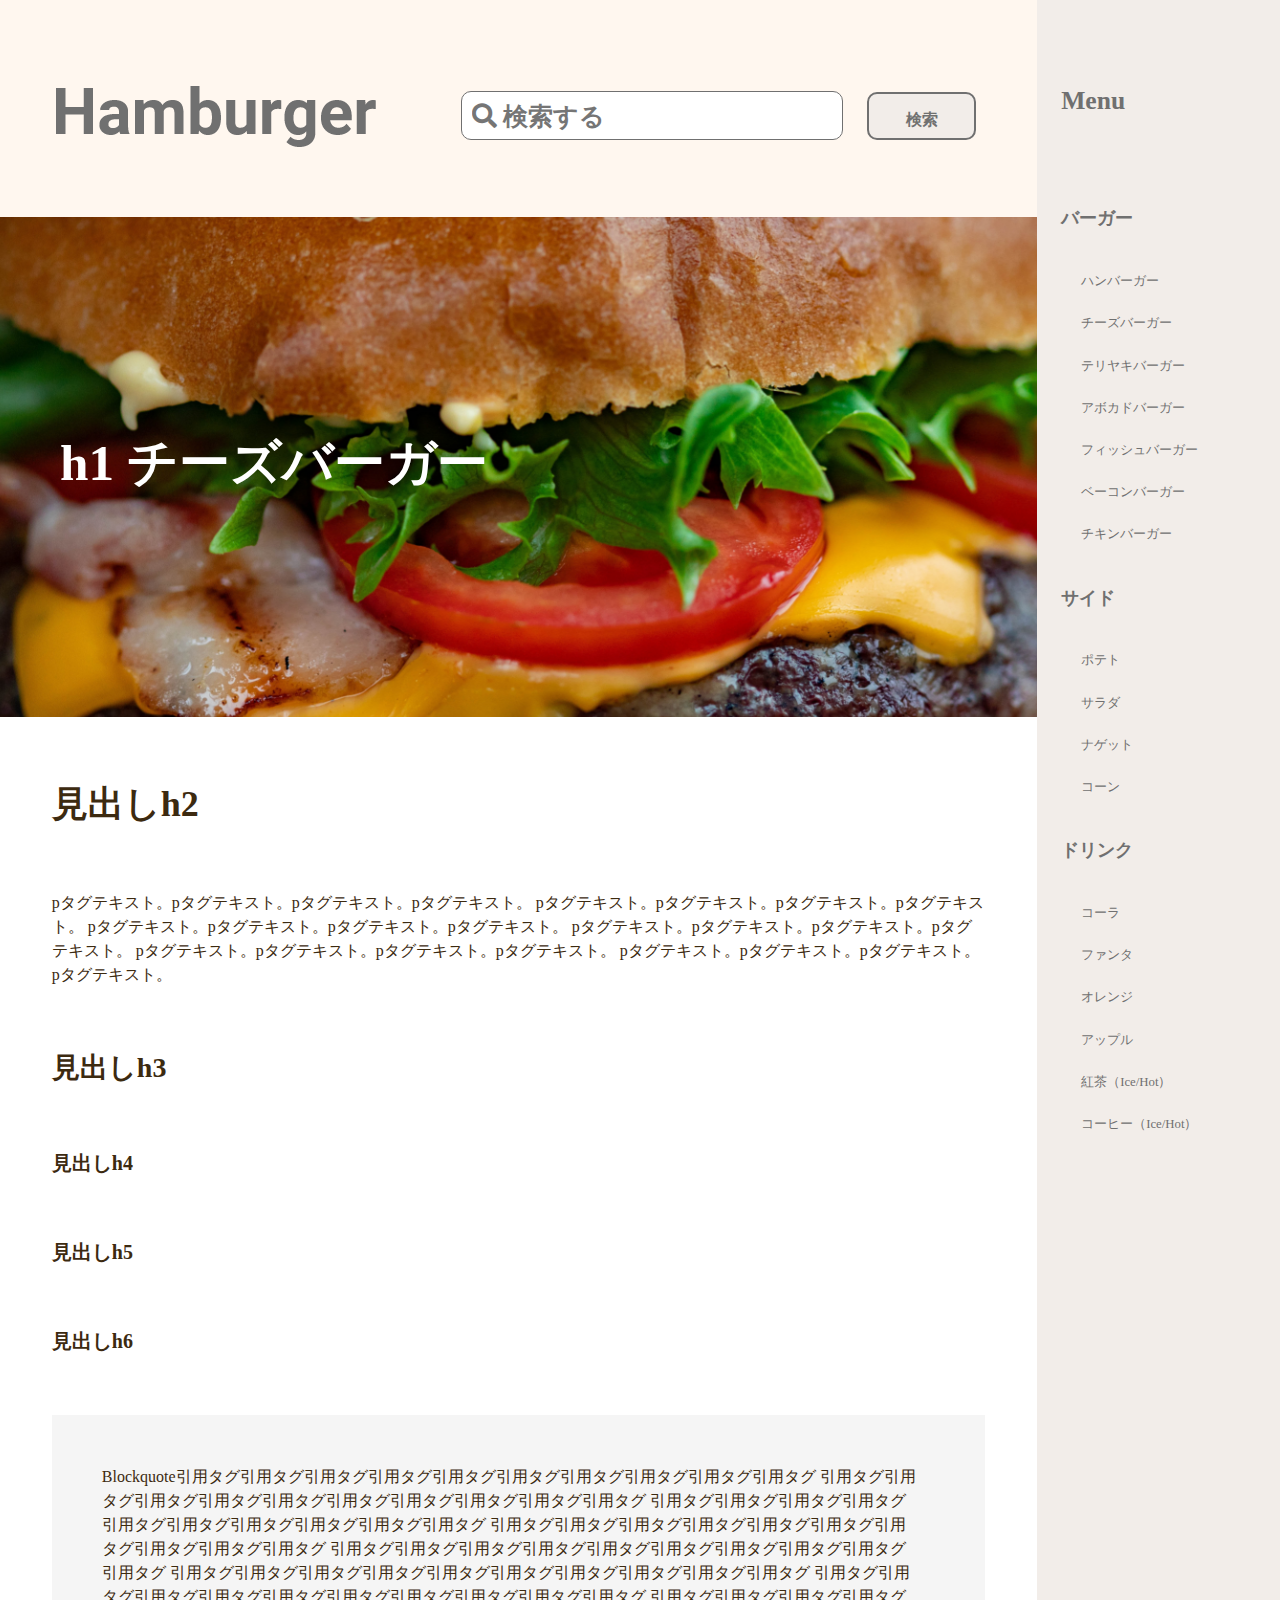
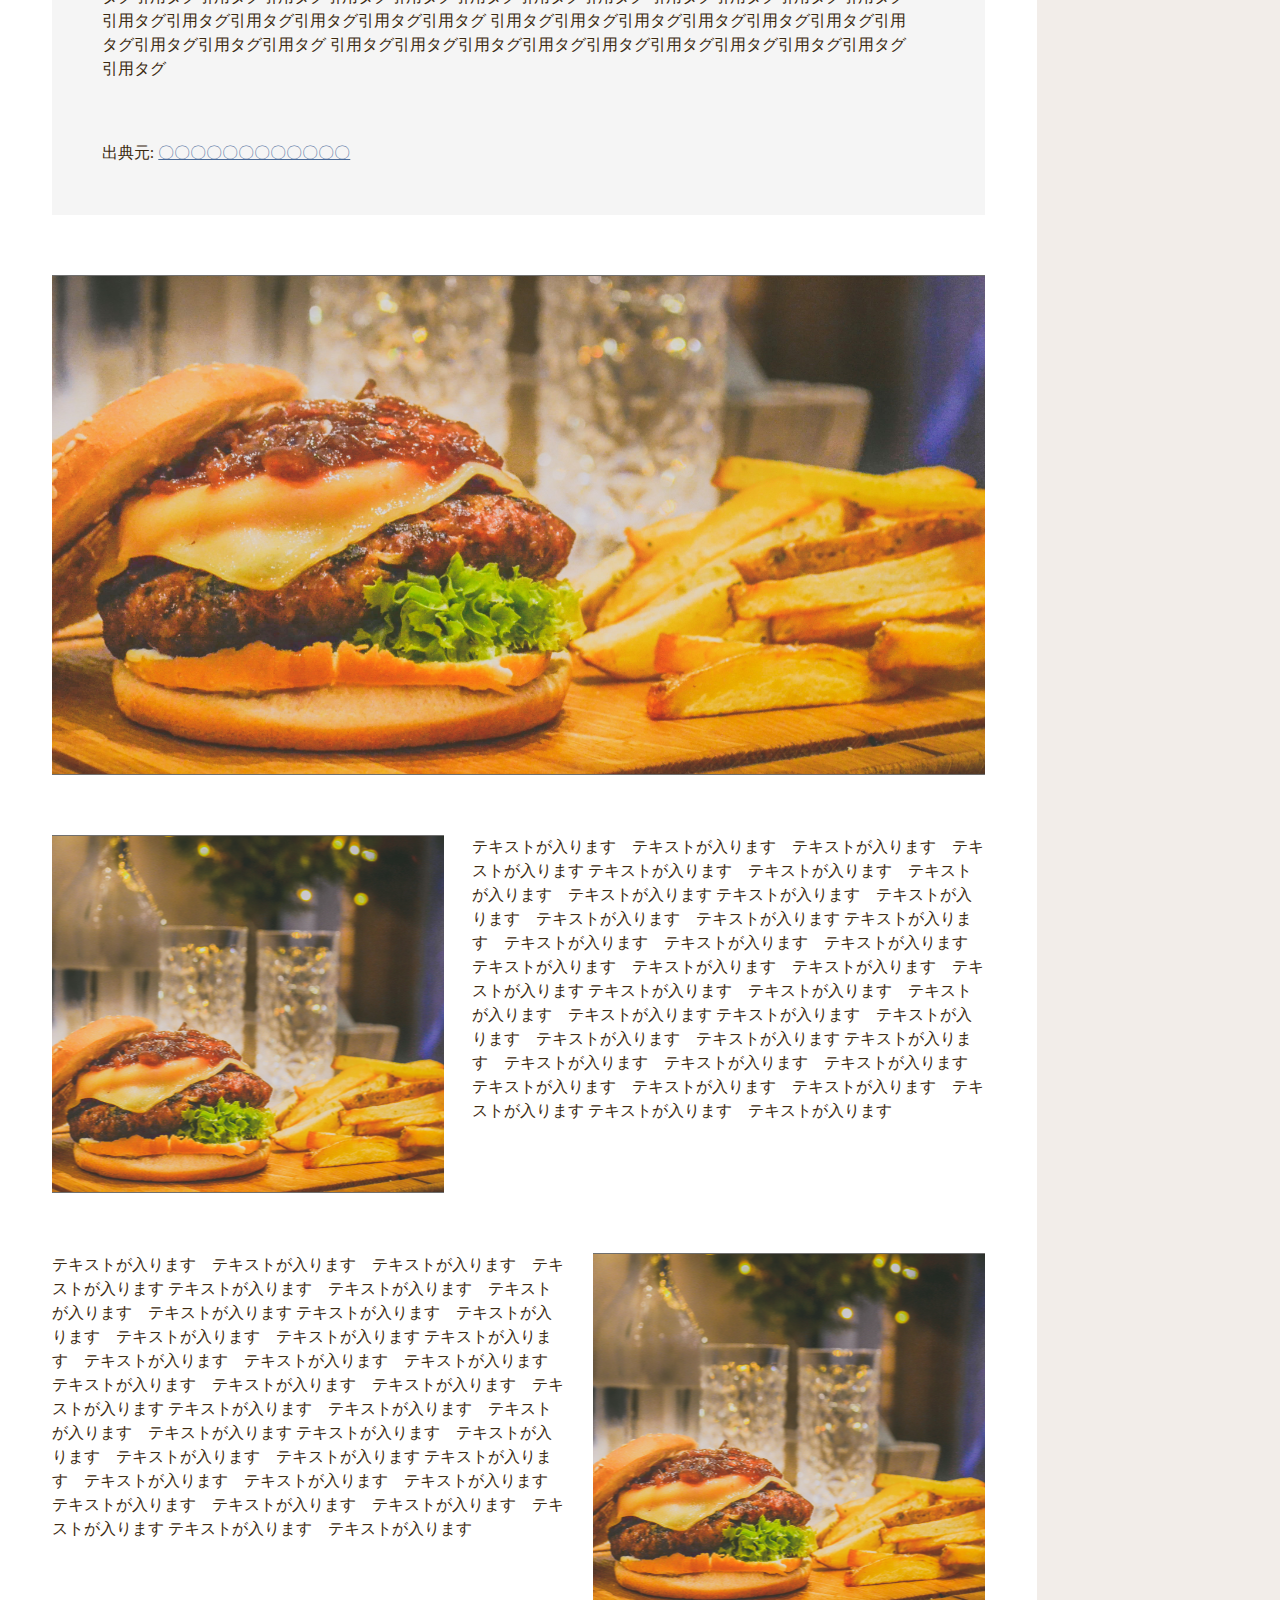
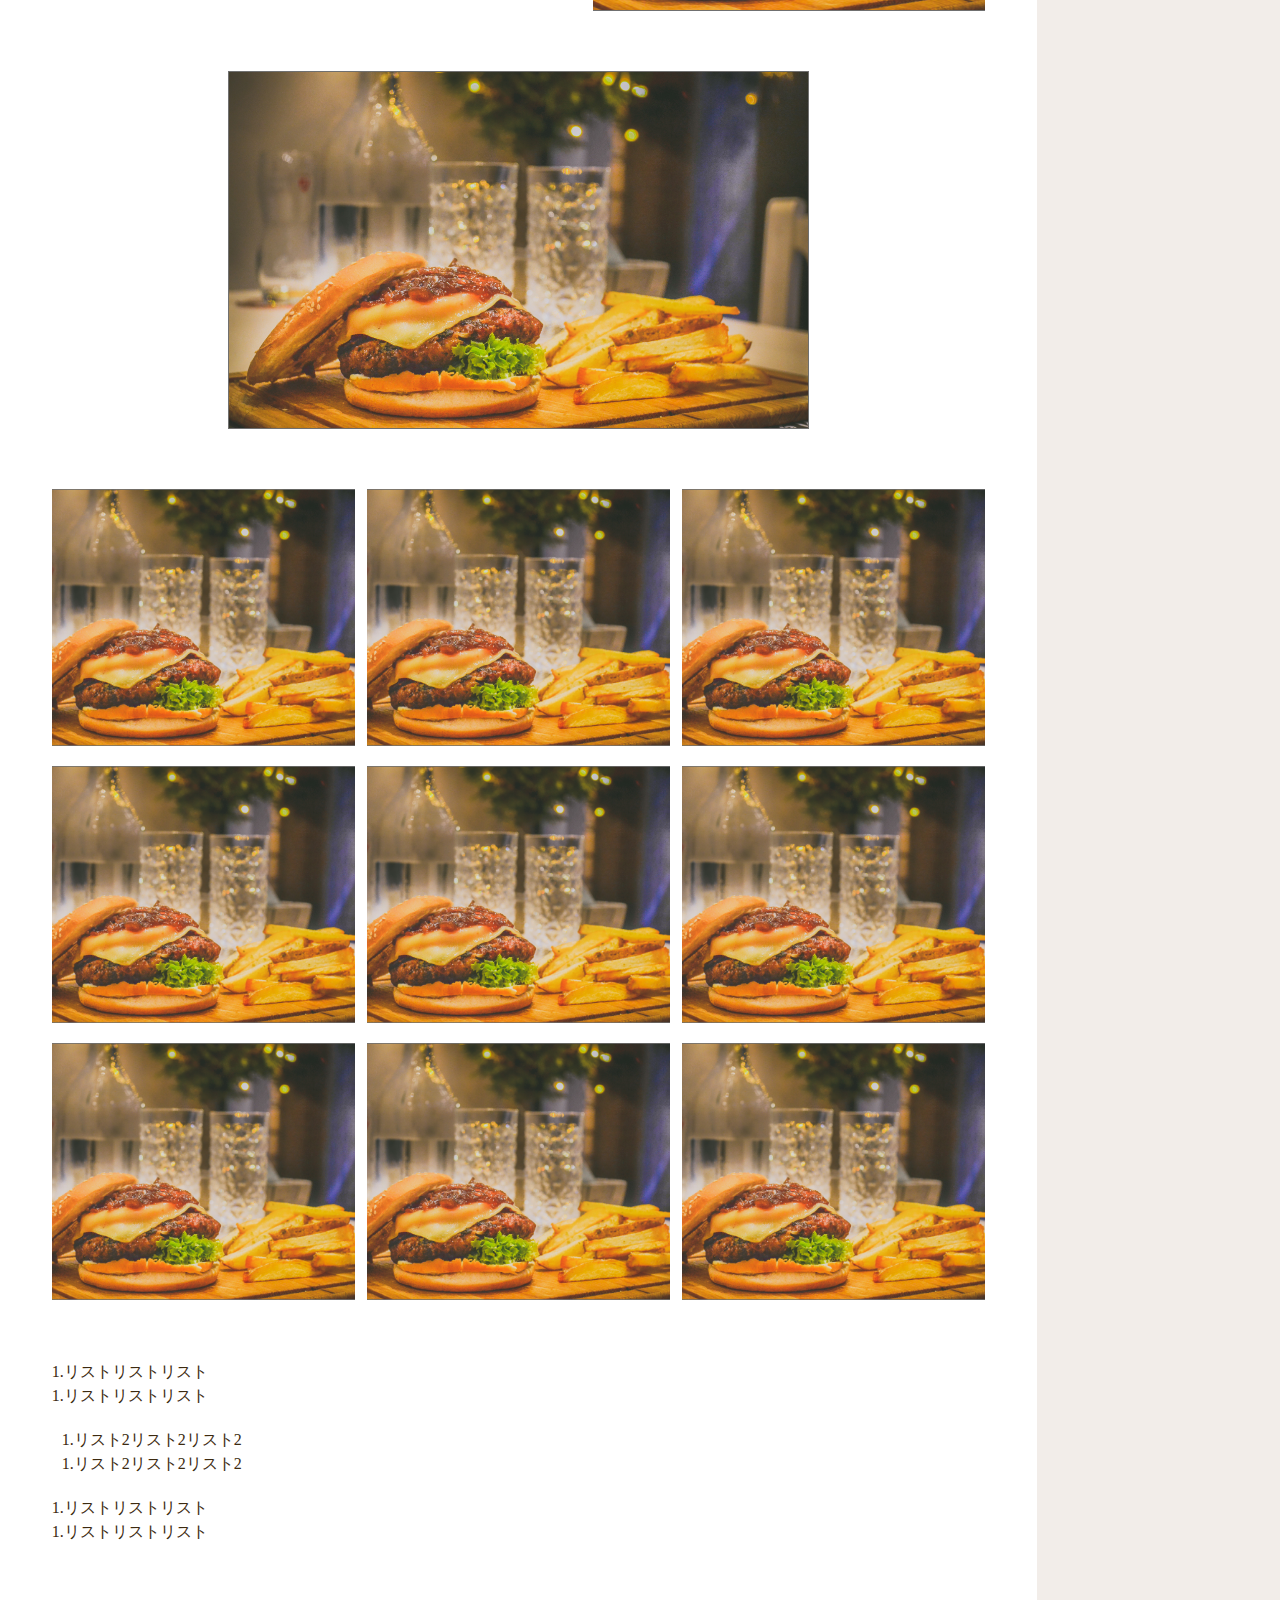
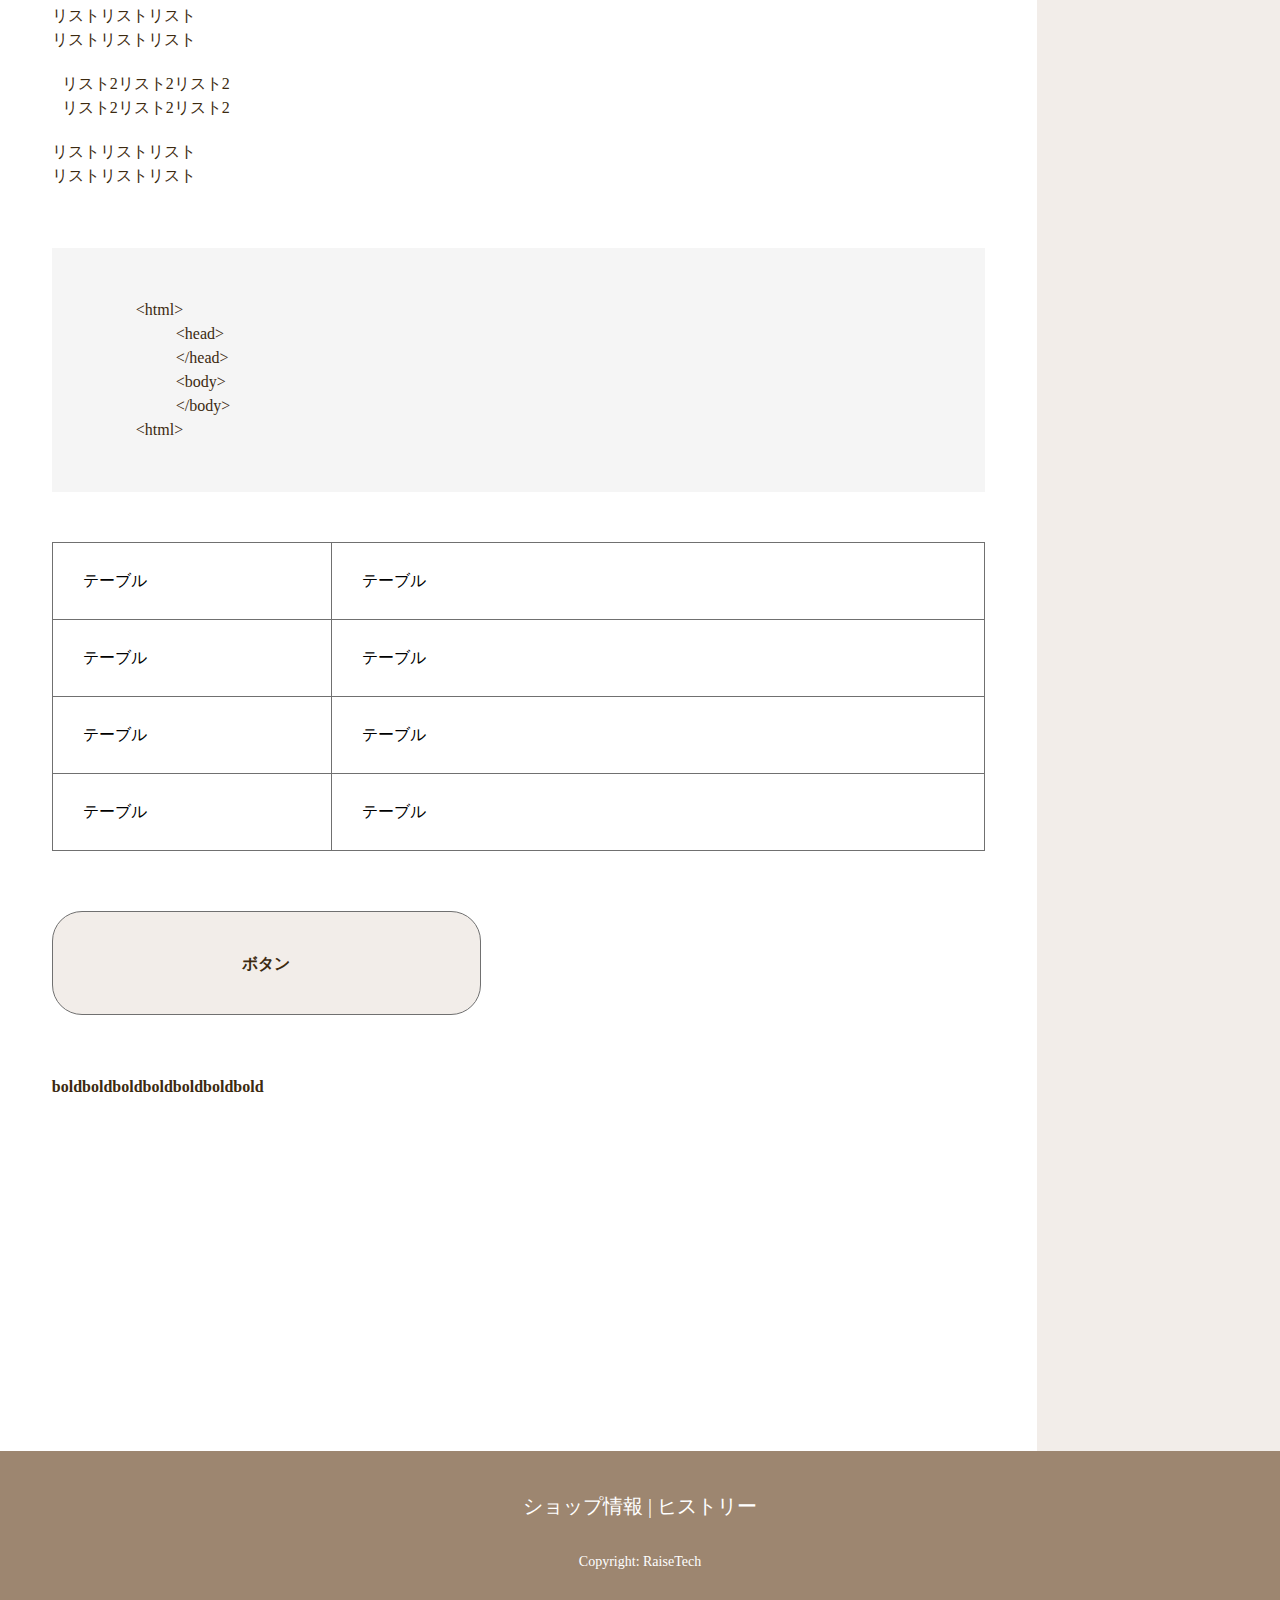
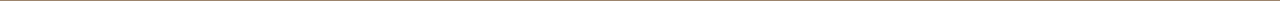
<file: single.html>
<!DOCTYPE html>
<html lang="ja">
  <head>
    <meta charset="UTF-8">
    <title>hamburger-single</title>
    <meta name="viewport" content="width=device-width, initial-scale=1">
    <link href="https://use.fontawesome.com/releases/v5.6.1/css/all.css" rel="stylesheet">
    <link rel="shortcut icon" href="img/hamburger.jpg">
    <link rel="stylesheet" href="css/style.css">
    <script src="js/jquery-3.6.0.min.js"></script>  
  </head>
    
  <body>
    <div class = "l-container">
      <!--タブレット時のグレー背景-->
      <div class = "c-tablet-background--gray"></div>
      <!--header part-->
      <header class = "l-header">
        <div class = "p-header">
          <div class = "p-header__left">
            <h1 class = "c-header-left__logo"><img src="img/pc_logo.png" alt="header-logo"></h1>
          </div>
          <div class = "p-header__right"> 
            <form class = "c-search-form" action="#">
              <label for="search" class = "screen-reader-text"></label>
              <input id = "search" name = "search" class = "c-search-form__keyword" type="text" placeholder="&#xf002; 検索する">
              <input class = "c-search-form__btn" type="submit" value="検索">
            </form>
          </div>
          <div class = "p-header__menu-btn">
            <h2>Menu</h2>
          </div>
        </div>
      </header>
      <!--main part-->
      <main class = "l-main">
        <!--mainvisual-->
        <div class = "p-single-main-visual">
          <h1>h1 チーズバーガー</h1>
        </div>
        <div class = "p-single-main-heading">
          <h2>見出しh2</h2>
          <p class = "p-heading-text">
            pタグテキスト。pタグテキスト。pタグテキスト。pタグテキスト。
            pタグテキスト。pタグテキスト。pタグテキスト。pタグテキスト。
            pタグテキスト。pタグテキスト。pタグテキスト。pタグテキスト。
            pタグテキスト。pタグテキスト。pタグテキスト。pタグテキスト。
            pタグテキスト。pタグテキスト。pタグテキスト。pタグテキスト。
            pタグテキスト。pタグテキスト。pタグテキスト。pタグテキスト。
          </p>
          <h3>見出しh3</h3>
          <h4>見出しh4</h4>
          <h5>見出しh5</h5>
          <h6>見出しh6</h6>
          <div class = "p-cite-tag">
            <!--引用タグ-->
            <blockquote>
              <p class = "p-cite-tag-quote">
                Blockquote引用タグ引用タグ引用タグ引用タグ引用タグ引用タグ引用タグ引用タグ引用タグ引用タグ
                引用タグ引用タグ引用タグ引用タグ引用タグ引用タグ引用タグ引用タグ引用タグ引用タグ
                引用タグ引用タグ引用タグ引用タグ引用タグ引用タグ引用タグ引用タグ引用タグ引用タグ
                引用タグ引用タグ引用タグ引用タグ引用タグ引用タグ引用タグ引用タグ引用タグ引用タグ
                引用タグ引用タグ引用タグ引用タグ引用タグ引用タグ引用タグ引用タグ引用タグ引用タグ
                引用タグ引用タグ引用タグ引用タグ引用タグ引用タグ引用タグ引用タグ引用タグ引用タグ
                引用タグ引用タグ引用タグ引用タグ引用タグ引用タグ引用タグ引用タグ引用タグ引用タグ
                引用タグ引用タグ引用タグ引用タグ引用タグ引用タグ引用タグ引用タグ引用タグ引用タグ
                引用タグ引用タグ引用タグ引用タグ引用タグ引用タグ引用タグ引用タグ引用タグ引用タグ
                引用タグ引用タグ引用タグ引用タグ引用タグ引用タグ引用タグ引用タグ引用タグ引用タグ
              </p>
              <p class = "p-cite-tag-source">出典元: <a href="#">〇〇〇〇〇〇〇〇〇〇〇〇</a></p>
            </blockquote>
          </div>
        </div>
        <!--たくさんの写真の部分-->
        <div class = "p-single-main-many-photo">
          <div class = "p-photo-big"></div>
          <div class = "p-photo-left">
            <div class = "c-photo-left"></div>
            <p>
              テキストが入ります　テキストが入ります　テキストが入ります　テキストが入ります
              テキストが入ります　テキストが入ります　テキストが入ります　テキストが入ります
              <span class = "p-pc-text">
                テキストが入ります　テキストが入ります　テキストが入ります　テキストが入ります
                テキストが入ります　テキストが入ります　テキストが入ります　テキストが入ります
                テキストが入ります　テキストが入ります　テキストが入ります　テキストが入ります
                テキストが入ります　テキストが入ります　テキストが入ります　テキストが入ります
                テキストが入ります　テキストが入ります　テキストが入ります　テキストが入ります
                テキストが入ります　テキストが入ります　テキストが入ります　テキストが入ります
                テキストが入ります　テキストが入ります　テキストが入ります　テキストが入ります
                テキストが入ります　テキストが入ります　
              </span>
            </p>
          </div>
          <div class = "p-photo-right">
            <p>
              テキストが入ります　テキストが入ります　テキストが入ります　テキストが入ります
              テキストが入ります　テキストが入ります　テキストが入ります　テキストが入ります
              <span class = "p-pc-text">
                テキストが入ります　テキストが入ります　テキストが入ります　テキストが入ります
                テキストが入ります　テキストが入ります　テキストが入ります　テキストが入ります
                テキストが入ります　テキストが入ります　テキストが入ります　テキストが入ります
                テキストが入ります　テキストが入ります　テキストが入ります　テキストが入ります
                テキストが入ります　テキストが入ります　テキストが入ります　テキストが入ります
                テキストが入ります　テキストが入ります　テキストが入ります　テキストが入ります
                テキストが入ります　テキストが入ります　テキストが入ります　テキストが入ります
                テキストが入ります　テキストが入ります　
              </span>
            </p>
            <div class = "c-photo-right"></div>
          </div>
          <div class = "p-photo-center"></div>
          <div>
            <ul class = "p-photo-many">
              <li class = "p-photo-many-flex"></li>
              <li class = "p-photo-many-flex"></li>
              <li class = "p-photo-many-flex"></li>
              <li class = "p-photo-many-flex"></li>
              <li class = "p-photo-many-flex"></li>
              <li class = "p-photo-many-flex"></li>
              <li class = "p-photo-many-flex"></li>
              <li class = "p-photo-many-flex"></li>
              <li class = "p-photo-many-flex"></li>
            </ul>
          </div>
        </div>
        <!--list part-->
        <div class = "p-single-main-list"> 
          <ul class = "c-list">
            <li class = "c-list-first">
              1.リストリストリスト<br>
              1.リストリストリスト
            </li>
            <li class = "c-list-second">
              1.リスト2リスト2リスト2<br>
              1.リスト2リスト2リスト2
            </li>
            <li class = "c-list-third">
              1.リストリストリスト<br>
              1.リストリストリスト
            </li>
          </ul>
          <ul class = "c-list">
            <li class = "c-list-first">
              リストリストリスト<br>
              リストリストリスト
            </li>
            <li class = "c-list-second">
              リスト2リスト2リスト2<br>
              リスト2リスト2リスト2
            </li>
            <li class = "c-list-third">
              リストリストリスト<br>
              リストリストリスト
            </li>
          </ul>
        </div>
        <div class = "p-single-main-html-text">
          <div class = "c-html-text">
            <!--特殊演算子利用 url:https://proengineer.internous.co.jp/content/columnfeature/5124-->
            <p>
              &lt;html&gt;<br>
              &emsp;&emsp;&ensp;&lt;head&gt;<br>
              &emsp;&emsp;&ensp;&lt;/head&gt;<br>
              &emsp;&emsp;&ensp;&lt;body&gt;<br>
              &emsp;&emsp;&ensp;&lt;/body&gt;<br>
              &lt;html&gt;<br>
            </p>
          </div>
        </div>
        <!--table part-->
        <div class = "p-single-main-table">
          <table>
            <tr>
              <td class = "c-first-column">テーブル</td>
              <td class = "c-second-column">テーブル</td>
            </tr>
            <tr>
              <td>テーブル</td>
              <td>テーブル</td>
            </tr>
            <tr>
              <td>テーブル</td>
              <td>テーブル</td>
            </tr>
            <tr>
              <td>テーブル</td>
              <td>テーブル</td>
            </tr>
          </table>
        </div>
        <div class = "c-single-main-btn">
          <a href="#">ボタン</a>
        </div>
        <div class = "c-single-main-bold">
          <p>boldboldboldboldboldboldbold</p>
        </div>
      </main>
      <!--sidebar part-->
      <div class = "l-sidebar">
        <div class = "p-menu">
          <h2 class = "p-menu__title">Menu</h2>
          <!--タブレット時のメニューバーの×ボタン-->
          <div class = "p-close-btn"><span class="batsu"></span></div>
          <nav>
            <ul>
              <li class = "p-menu__kind">
                <h3>バーガー</h3>
                <ul class = "p-menu__kind__detail">
                  <li><a href="http://127.0.0.1:5500/git/Hamburger-site/archive-search.html">ハンバーガー</a></li>
                  <li><a href="http://127.0.0.1:5500/git/Hamburger-site/archive.html">チーズバーガー</a></li>
                  <li><a href="#">テリヤキバーガー</a></li>
                  <li><a href="#">アボカドバーガー</a></li>
                  <li><a href="#">フィッシュバーガー</a></li>
                  <li><a href="#">ベーコンバーガー</a></li>
                  <li><a href="#">チキンバーガー</a></li>
                </ul>
              </li>
              <li class = "p-menu__kind">
                <h3>サイド</h3>
                <ul class = "p-menu__kind__detail">
                  <li><a href = "#">ポテト</a></li>
                  <li><a href = "#">サラダ</a></li>
                  <li><a href = "#">ナゲット</a></li>
                  <li><a href = "#">コーン</a></li>
                </ul>              
              </li>
              <li class = "p-menu__kind">
                <h3>ドリンク</h3>
                <ul class = "p-menu__kind__detail">
                  <li><a href = "#">コーラ</a></li>
                  <li><a href = "#">ファンタ</a></li>
                  <li><a href = "#">オレンジ</a></li>
                  <li><a href = "#">アップル</a></li>
                  <li><a href = "#">紅茶（Ice/Hot）</a></li>
                  <li><a href = "#">コーヒー（Ice/Hot）</a></li>
                </ul>
              </li>
            </ul>
          </nav>
        </div>

      <!--footer part-->
      </div>
      <footer class = "l-footer">
        <div class = "p-footer">
          <p class = "p-footer-shop-info">ショップ情報 | ヒストリー</p>
          <p class = "p-footer-text">Copyright: RaiseTech</p>
        </div>
      </footer>

    </div>
    <script src="js/script.js"></script>
  </body>
</html>
</file>
<file: css/style.css>
@charset "UTF-8";
html {
  font-size: 100%;
}

img {
  max-width: 100%;
}

/* Box sizing rules */
*,
*::before,
*::after {
  -webkit-box-sizing: border-box;
          box-sizing: border-box;
}

/* Remove default margin */
body,
h1,
h2,
h3,
h4,
p,
figure,
blockquote,
ul,
dl,
dd {
  margin: 0;
  padding: 0;
}

ul {
  list-style: none;
}

/* Remove list styles on ul, ol elements with a list role, which suggests default styling will be removed */
ul[role="list"],
ol[role="list"] {
  list-style: none;
}

/* Set core root defaults */
html:focus-within {
  scroll-behavior: smooth;
}

/* Set core body defaults */
body {
  min-height: 100vh;
  text-rendering: optimizeSpeed;
  line-height: 1.5;
}

/* A elements that don't have a class get default styles */
a:not([class]) {
  text-decoration-skip-ink: auto;
}

/* Make images easier to work with */
img,
picture {
  max-width: 100%;
  display: block;
}

/* Inherit fonts for inputs and buttons */
input,
button,
textarea,
select {
  font: inherit;
}

/* Remove all animations and transitions for people that prefer not to see them */
@media (prefers-reduced-motion: reduce) {
  html:focus-within {
    scroll-behavior: auto;
  }
  *,
  *::before,
  *::after {
    -webkit-animation-duration: 0.01ms !important;
            animation-duration: 0.01ms !important;
    -webkit-animation-iteration-count: 1 !important;
            animation-iteration-count: 1 !important;
    -webkit-transition-duration: 0.01ms !important;
            transition-duration: 0.01ms !important;
    scroll-behavior: auto !important;
  }
}

.l-container {
  display: -ms-grid;
  display: grid;
  -ms-grid-rows: 217px 1fr 150px;
      grid-template-rows: 217px 1fr 150px;
  -ms-grid-columns: 1fr 19%;
      grid-template-columns: 1fr 19%;
}

@media (max-width: 1024px) {
  .l-container {
    display: block;
  }
}

.l-header {
  background-color: #FFF7EF;
  -ms-grid-row: 1;
  grid-row: 1;
  -ms-grid-column: 1;
  grid-column: 1;
}

.l-main {
  background-color: white;
  -ms-grid-row: 2;
  -ms-grid-row-span: 1;
  grid-row: 2 / 3;
  -ms-grid-column: 1;
  grid-column: 1;
}

.l-sidebar {
  background-color: #F2EDE9;
  -ms-grid-row: 1;
  -ms-grid-row-span: 2;
  grid-row: 1 / 3;
  -ms-grid-column: 2;
  grid-column: 2;
}

@media (max-width: 1024px) {
  .l-sidebar {
    position: absolute;
    top: 0%;
    left: 100%;
    width: 50%;
    height: 2747px;
    z-index: 100;
    -webkit-transition: left 0.3s;
    transition: left 0.3s;
  }
}

@media (max-width: 599px) {
  .l-sidebar {
    height: 2566px;
    width: 80%;
  }
}

.open {
  display: block !important;
}

.open-slide {
  left: 50%;
}

@media (max-width: 599px) {
  .open-slide {
    left: 20%;
  }
}

.l-footer {
  background-color: #9D8670;
  -ms-grid-row: 3;
  grid-row: 3;
  -ms-grid-column: 1;
  -ms-grid-column-span: 2;
  grid-column: 1/3;
}

.c-search-form {
  width: 100%;
}

.c-search-form__keyword {
  width: 70%;
  line-height: 45px;
  display: inline-block;
  font-family: "Font Awesome 5 Free";
  font-weight: 700;
  border: 1px solid #707070;
  border-radius: 10px;
  font-size: 25px;
  margin-right: 20px;
  padding-left: 10px;
}

@media (max-width: 599px) {
  .c-search-form__keyword {
    margin-right: 5px;
  }
}

.c-search-form__btn {
  width: 20%;
  padding: 14px 0  6px;
  border-radius: 2px;
  background: #F2EDE9;
  color: #707070;
  font-weight: bold;
  font-size: 16px;
  border: 2px solid #707070;
  border-radius: 10px;
}

.c-search-form__btn:hover {
  opacity: 0.8;
  cursor: pointer;
}

.c-takeout-detail {
  width: 95%;
  height: 174px;
  background-color: rgba(255, 255, 255, 0.7);
}

.c-takeout-detail h4 {
  padding: 19px 0 0 19px;
  color: #3C2A10;
}

.c-takeout-detail p {
  padding: 26px 19px 0 19px;
  color: #3C2A10;
}

@media (max-width: 1024px) {
  .c-tablet-background--gray {
    width: 100%;
    height: 2747px;
    position: absolute;
    top: 0px;
    left: 0px;
    background-color: #706f6f;
    z-index: 99;
    display: none;
    opacity: 0.7;
  }
}

@media (max-width: 1024px) and (max-width: 599px) {
  .c-tablet-background--gray {
    height: 2566px;
  }
}

.c-single-main-btn {
  margin-bottom: 60px;
  margin-left: 5%;
  width: 429px;
  height: 104px;
  background-color: #F2EDE9;
  border-radius: 30px;
  border: solid 0.5px #707070;
}

.c-single-main-btn:hover {
  background-color: rgba(242, 237, 233, 0.8);
}

@media (max-width: 599px) {
  .c-single-main-btn {
    height: 81px;
    width: 90%;
    margin: 0 auto 30px auto;
  }
}

.c-single-main-btn a {
  display: block;
  text-align: center;
  line-height: 104px;
  text-decoration: none;
  color: #3C2A10;
  font-size: 16px;
  font-weight: bold;
}

@media (max-width: 599px) {
  .c-single-main-btn a {
    line-height: 81px;
  }
}

.c-single-main-bold {
  width: 90%;
  margin: 0 auto;
  margin-bottom: 352px;
}

@media (max-width: 1024px) {
  .c-single-main-bold {
    margin-bottom: 228px;
  }
}

@media (max-width: 599px) {
  .c-single-main-bold {
    margin-bottom: 177px;
  }
}

.c-single-main-bold p {
  color: #3C2A10;
  font-weight: bold;
  font-size: 16px;
}

.p-header {
  width: 100%;
  height: 217px;
  display: -webkit-box;
  display: -ms-flexbox;
  display: flex;
  -webkit-box-pack: justify;
      -ms-flex-pack: justify;
          justify-content: space-between;
  -webkit-box-align: center;
      -ms-flex-align: center;
          align-items: center;
}

@media (max-width: 1024px) {
  .p-header {
    display: block;
    position: relative;
  }
}

.p-header__left {
  margin-left: 5%;
}

@media (max-width: 1024px) {
  .p-header__left {
    width: 203px;
    margin: 0 auto;
    padding: 40px 0 38px;
  }
}

.p-header__right {
  margin-right: 30px;
  margin-top: 10px;
  margin-left: 30px;
  width: 546px;
  height: 46px;
}

@media (max-width: 1024px) {
  .p-header__right {
    margin: 0 auto;
  }
}

@media (max-width: 599px) {
  .p-header__right {
    width: 80%;
  }
}

.p-header__menu-btn {
  display: none;
}

@media (max-width: 1024px) {
  .p-header__menu-btn {
    display: block;
    position: absolute;
    right: 26px;
    top: 10px;
    color: #707070;
    font-size: 20px;
  }
  .p-header__menu-btn:hover {
    cursor: pointer;
    opacity: 0.8;
  }
}

.p-main-visual {
  background-image: url(../img/main-visual.png);
  background-size: cover;
  background-position: center;
  -o-object-fit: cover;
     object-fit: cover;
  height: 530px;
  position: relative;
}

@media (max-width: 1024px) {
  .p-main-visual {
    height: 285px;
  }
}

.p-main-visual__title {
  position: absolute;
  top: 43%;
  left: 86px;
  color: white;
  font-size: 40px;
}

@media (max-width: 599px) {
  .p-main-visual__title {
    left: 25px;
  }
}

.p-main-section {
  display: -webkit-box;
  display: -ms-flexbox;
  display: flex;
  -webkit-box-pack: justify;
      -ms-flex-pack: justify;
          justify-content: space-between;
  margin-top: 120px;
  height: 1193px;
}

@media (max-width: 599px) {
  .p-main-section {
    margin-top: 20px;
    -webkit-box-orient: vertical;
    -webkit-box-direction: normal;
        -ms-flex-direction: column;
            flex-direction: column;
  }
}

.p-main-section .p-takeout {
  margin-left: 7%;
  margin-right: 3%;
  position: relative;
  width: 50%;
  height: 100%;
  background-image: url(../img/takeout.png);
  background-size: cover;
}

@media (max-width: 599px) {
  .p-main-section .p-takeout {
    width: 90%;
    margin: 0px auto 20px;
  }
}

.p-main-section .p-takeout__title {
  position: absolute;
  left: 20px;
  top: 20px;
  font-size: 5vw;
  color: #EAEAEA;
}

.p-main-section .p-takeout__title::after {
  content: "";
  width: 63px;
  height: 2px;
  position: absolute;
  left: 0;
  bottom: -23px;
  background: white;
}

@media (max-width: 599px) {
  .p-main-section .p-takeout__title {
    font-size: 46px;
  }
}

.p-main-section .p-takeout__detail--top {
  position: absolute;
  left: 2.5%;
  top: 67%;
}

@media (max-width: 599px) {
  .p-main-section .p-takeout__detail--top {
    top: 38%;
  }
}

.p-main-section .p-takeout__detail--bottom {
  position: absolute;
  left: 2.5%;
  top: 83%;
}

@media (max-width: 599px) {
  .p-main-section .p-takeout__detail--bottom {
    top: 69%;
  }
}

.p-main-section .p-eatin {
  margin-right: 7%;
  position: relative;
  width: 50%;
  height: 100%;
  background-image: url(../img/eatin.png);
  background-size: cover;
}

@media (max-width: 599px) {
  .p-main-section .p-eatin {
    width: 90%;
    margin: 0 auto;
  }
}

.p-main-section .p-eatin__title {
  position: absolute;
  left: 20px;
  top: 20px;
  font-size: 5vw;
  color: white;
}

.p-main-section .p-eatin__title::after {
  content: "";
  width: 63px;
  height: 2px;
  position: absolute;
  left: 0;
  bottom: -23px;
  background: white;
}

@media (max-width: 599px) {
  .p-main-section .p-eatin__title {
    font-size: 46px;
  }
}

.p-main-section .p-eatin__detail--top {
  position: absolute;
  left: 2.5%;
  top: 67%;
}

@media (max-width: 599px) {
  .p-main-section .p-eatin__detail--top {
    top: 38%;
  }
}

.p-main-section .p-eatin__detail--bottom {
  position: absolute;
  left: 2.5%;
  top: 83%;
}

@media (max-width: 599px) {
  .p-main-section .p-eatin__detail--bottom {
    top: 69%;
  }
}

.p-main-map {
  margin-top: 131px;
  height: 652px;
  position: relative;
}

@media (max-width: 599px) {
  .p-main-map {
    margin-top: 50px;
  }
}

.p-main-map .p-background-black {
  width: 100%;
  height: 100%;
  background-color: black;
  position: absolute;
  top: 0px;
  left: 0px;
}

.p-main-map .p-background-gray {
  width: 61.5%;
  height: 100%;
  background-color: rgba(0, 0, 0, 0.2);
  position: absolute;
  top: 0px;
  left: 0px;
  z-index: 2;
}

@media (max-width: 1024px) {
  .p-main-map .p-background-gray {
    width: 100%;
  }
}

@media (max-width: 599px) {
  .p-main-map .p-background-gray {
    width: 100%;
    height: 60%;
  }
}

.p-main-map__photo {
  position: absolute;
  left: 0px;
  top: 0px;
  z-index: 1;
  width: 100%;
  height: 100%;
  background-image: url(../img/map.png);
  background-size: cover;
}

.p-main-map__text {
  position: absolute;
  z-index: 3;
  color: white;
  left: 10%;
  top: 12%;
  width: 46%;
}

@media (max-width: 1024px) {
  .p-main-map__text {
    width: 80%;
  }
}

@media (max-width: 599px) {
  .p-main-map__text {
    top: 40px;
  }
}

.p-main-map__text h3 {
  font-size: 36px;
  font-weight: bold;
  position: relative;
}

.p-main-map__text h3::after {
  content: "";
  width: 75px;
  height: 2px;
  position: absolute;
  left: 0;
  bottom: -20px;
  background: white;
}

@media (max-width: 599px) {
  .p-main-map__text h3 {
    font-size: 30px;
  }
}

.p-main-map__text p {
  margin-top: 40px;
  font-size: 1vw;
  font-weight: bold;
  line-height: 33px;
}

@media (max-width: 1024px) {
  .p-main-map__text p {
    font-size: 2vw;
  }
}

@media (max-width: 599px) {
  .p-main-map__text p {
    font-size: 14px;
    line-height: normal;
  }
}

.p-menu {
  width: 80%;
  height: 1300px;
  padding-top: 82px;
  margin: 0 auto;
  color: #707070;
}

.p-menu__title {
  padding-bottom: 68px;
  font-size: 2.0vw;
}

@media (max-width: 1024px) {
  .p-menu__title {
    display: none;
  }
}

.p-menu__kind h3 {
  padding: 17px 0 40px;
  font-size: 1.4vw;
}

@media (max-width: 1024px) {
  .p-menu__kind h3 {
    font-size: 24px;
  }
}

.p-menu__kind__detail {
  padding-left: 20px;
  font-size: 1.0vw;
}

@media (max-width: 1024px) {
  .p-menu__kind__detail {
    font-size: 20px;
  }
}

.p-menu__kind__detail li {
  padding-bottom: 23px;
}

.p-menu__kind__detail li a {
  color: #707070;
  text-decoration: none;
}

.p-menu__kind__detail li a:hover {
  opacity: 0.8;
}

@media (max-width: 1024px) {
  .p-menu .p-close-btn {
    position: absolute;
    top: 0.5%;
    right: 3%;
  }
  .p-menu .p-close-btn .batsu {
    display: block;
    position: relative;
    width: 30px;
    height: 30px;
  }
  .p-menu .p-close-btn .batsu::before, .p-menu .p-close-btn .batsu::after {
    content: "";
    position: absolute;
    top: 50%;
    left: 50%;
    width: 5px;
    /* 棒の幅（太さ） */
    height: 30px;
    /* 棒の高さ */
    background: #707070;
  }
  .p-menu .p-close-btn .batsu::before {
    -webkit-transform: translate(-50%, -50%) rotate(45deg);
            transform: translate(-50%, -50%) rotate(45deg);
  }
  .p-menu .p-close-btn .batsu::after {
    -webkit-transform: translate(-50%, -50%) rotate(-45deg);
            transform: translate(-50%, -50%) rotate(-45deg);
  }
}

.p-footer {
  text-align: center;
  color: white;
  height: 150px;
}

.p-footer-shop-info {
  padding-top: 40px;
  font-size: 20px;
}

.p-footer-text {
  padding-top: 30px;
  font-size: 14px;
}

.p-archive-main-visual {
  width: 100%;
  height: 239px;
  background-image: url(../img/archive-main.png);
  background-size: auto 100%;
  background-position: 25%;
  position: relative;
  background-color: black;
  color: white;
}

@media (max-width: 599px) {
  .p-archive-main-visual {
    height: 283px;
  }
}

.p-archive-main-visual h1 {
  font-size: 60px;
  padding-top: 80px;
  padding-left: 86px;
  position: relative;
}

@media (max-width: 599px) {
  .p-archive-main-visual h1 {
    padding-top: 110px;
    padding-left: 40px;
    font-size: 40px;
  }
}

.p-archive-main-visual h1 .p {
  font-size: 16px;
  display: inline-block;
  position: absolute;
  top: 118px;
}

@media (max-width: 599px) {
  .p-archive-main-visual h1 .p {
    top: 160px;
    left: 42px;
    font-size: 18px;
  }
}

.p-archive-main-section {
  width: 87%;
  margin: 0 auto;
  color: #3C2A10;
}

.p-archive-main-section-text {
  margin: 60px 0 70px;
}

@media (max-width: 599px) {
  .p-archive-main-section-text {
    margin: 30px 0 19px;
  }
}

.p-archive-main-section-text h2 {
  font-size: 36px;
  font-style: bold;
}

@media (max-width: 599px) {
  .p-archive-main-section-text h2 {
    font-size: 28px;
  }
}

.p-archive-main-section-text p {
  font-size: 16px;
  margin-top: 25px;
}

.p-archive-main-section .p-cheeseburger-section {
  width: 100%;
}

.p-archive-main-section .p-cheeseburger-section-top, .p-archive-main-section .p-cheeseburger-section-center, .p-archive-main-section .p-cheeseburger-section-bottom {
  width: 100%;
  margin-bottom: 30px;
  height: 471px;
  display: -webkit-box;
  display: -ms-flexbox;
  display: flex;
}

@media (max-width: 1024px) {
  .p-archive-main-section .p-cheeseburger-section-top, .p-archive-main-section .p-cheeseburger-section-center, .p-archive-main-section .p-cheeseburger-section-bottom {
    height: 354px;
  }
}

@media (max-width: 599px) {
  .p-archive-main-section .p-cheeseburger-section-top, .p-archive-main-section .p-cheeseburger-section-center, .p-archive-main-section .p-cheeseburger-section-bottom {
    display: block;
    height: 585px;
  }
}

.p-archive-main-section .p-cheeseburger-section-top .p-burger-visual, .p-archive-main-section .p-cheeseburger-section-center .p-burger-visual, .p-archive-main-section .p-cheeseburger-section-bottom .p-burger-visual {
  width: 50%;
  height: 100%;
  background-image: url(../img/archive-section-visual.png);
  background-size: cover;
  background-position: center;
}

@media (max-width: 599px) {
  .p-archive-main-section .p-cheeseburger-section-top .p-burger-visual, .p-archive-main-section .p-cheeseburger-section-center .p-burger-visual, .p-archive-main-section .p-cheeseburger-section-bottom .p-burger-visual {
    width: 100%;
    height: 40%;
  }
}

.p-archive-main-section .p-cheeseburger-section-top .p-burger-detail, .p-archive-main-section .p-cheeseburger-section-center .p-burger-detail, .p-archive-main-section .p-cheeseburger-section-bottom .p-burger-detail {
  width: 50%;
  height: 100%;
  background-color: #473728;
  color: white;
}

@media (max-width: 599px) {
  .p-archive-main-section .p-cheeseburger-section-top .p-burger-detail, .p-archive-main-section .p-cheeseburger-section-center .p-burger-detail, .p-archive-main-section .p-cheeseburger-section-bottom .p-burger-detail {
    width: 100%;
    height: 60%;
  }
}

.p-archive-main-section .p-cheeseburger-section-top .p-burger-detail h2, .p-archive-main-section .p-cheeseburger-section-center .p-burger-detail h2, .p-archive-main-section .p-cheeseburger-section-bottom .p-burger-detail h2 {
  font-size: 2vw;
  padding: 53px 0 10% 63px;
}

@media (max-width: 1024px) {
  .p-archive-main-section .p-cheeseburger-section-top .p-burger-detail h2, .p-archive-main-section .p-cheeseburger-section-center .p-burger-detail h2, .p-archive-main-section .p-cheeseburger-section-bottom .p-burger-detail h2 {
    font-size: 2.7vw;
    padding: 29px 0 24px 35px;
  }
}

@media (max-width: 599px) {
  .p-archive-main-section .p-cheeseburger-section-top .p-burger-detail h2, .p-archive-main-section .p-cheeseburger-section-center .p-burger-detail h2, .p-archive-main-section .p-cheeseburger-section-bottom .p-burger-detail h2 {
    font-size: 5vw;
  }
}

.p-archive-main-section .p-cheeseburger-section-top .p-burger-detail h3, .p-archive-main-section .p-cheeseburger-section-center .p-burger-detail h3, .p-archive-main-section .p-cheeseburger-section-bottom .p-burger-detail h3 {
  padding-bottom: 5px;
  padding-left: 63px;
}

@media (max-width: 1024px) {
  .p-archive-main-section .p-cheeseburger-section-top .p-burger-detail h3, .p-archive-main-section .p-cheeseburger-section-center .p-burger-detail h3, .p-archive-main-section .p-cheeseburger-section-bottom .p-burger-detail h3 {
    padding-left: 35px;
  }
}

.p-archive-main-section .p-cheeseburger-section-top .p-burger-detail p, .p-archive-main-section .p-cheeseburger-section-center .p-burger-detail p, .p-archive-main-section .p-cheeseburger-section-bottom .p-burger-detail p {
  width: 84%;
  padding-bottom: 10%;
  padding-left: 63px;
  font-size: 16px;
}

@media (max-width: 1024px) {
  .p-archive-main-section .p-cheeseburger-section-top .p-burger-detail p, .p-archive-main-section .p-cheeseburger-section-center .p-burger-detail p, .p-archive-main-section .p-cheeseburger-section-bottom .p-burger-detail p {
    padding-left: 35px;
    padding-bottom: 35px;
    font-size: 1.8vw;
  }
}

@media (max-width: 599px) {
  .p-archive-main-section .p-cheeseburger-section-top .p-burger-detail p, .p-archive-main-section .p-cheeseburger-section-center .p-burger-detail p, .p-archive-main-section .p-cheeseburger-section-bottom .p-burger-detail p {
    font-size: 14px;
    padding-bottom: 10%;
  }
}

.p-archive-main-section .p-cheeseburger-section-top .p-burger-detail .detail-btn, .p-archive-main-section .p-cheeseburger-section-center .p-burger-detail .detail-btn, .p-archive-main-section .p-cheeseburger-section-bottom .p-burger-detail .detail-btn {
  height: 76px;
  width: 292px;
  background-color: white;
  margin: 0 auto;
  border-radius: 50px;
  -webkit-transition: all 0.8s;
  transition: all 0.8s;
}

@media (max-width: 1024px) {
  .p-archive-main-section .p-cheeseburger-section-top .p-burger-detail .detail-btn, .p-archive-main-section .p-cheeseburger-section-center .p-burger-detail .detail-btn, .p-archive-main-section .p-cheeseburger-section-bottom .p-burger-detail .detail-btn {
    width: 163px;
    height: 42px;
  }
}

.p-archive-main-section .p-cheeseburger-section-top .p-burger-detail .detail-btn a, .p-archive-main-section .p-cheeseburger-section-center .p-burger-detail .detail-btn a, .p-archive-main-section .p-cheeseburger-section-bottom .p-burger-detail .detail-btn a {
  display: block;
  text-align: center;
  line-height: 76px;
  text-decoration: none;
  color: #312B1C;
}

@media (max-width: 1024px) {
  .p-archive-main-section .p-cheeseburger-section-top .p-burger-detail .detail-btn a, .p-archive-main-section .p-cheeseburger-section-center .p-burger-detail .detail-btn a, .p-archive-main-section .p-cheeseburger-section-bottom .p-burger-detail .detail-btn a {
    line-height: 46px;
  }
}

.p-archive-main-section .p-cheeseburger-section-top .p-burger-detail .detail-btn a:hover, .p-archive-main-section .p-cheeseburger-section-center .p-burger-detail .detail-btn a:hover, .p-archive-main-section .p-cheeseburger-section-bottom .p-burger-detail .detail-btn a:hover {
  opacity: 0.7;
}

.p-archive-main-section .p-section-page {
  width: 600px;
  padding: 50px 0 30px;
  margin: 0 auto;
}

@media (max-width: 1024px) {
  .p-archive-main-section .p-section-page {
    width: 550px;
  }
}

@media (max-width: 599px) {
  .p-archive-main-section .p-section-page {
    display: none;
  }
}

.p-archive-main-section .p-page-select-btn {
  display: none;
}

@media (max-width: 599px) {
  .p-archive-main-section .p-page-select-btn {
    display: -webkit-box;
    display: -ms-flexbox;
    display: flex;
    -webkit-box-pack: justify;
        -ms-flex-pack: justify;
            justify-content: space-between;
    padding-bottom: 31px;
  }
}

.p-archive-main-section .p-page-select-btn a {
  -webkit-text-decoration: black;
          text-decoration: black;
  color: #707070;
}

.p-single-main-visual {
  width: 100%;
  height: 500px;
  background-image: url(../img/single-main-visual.png);
  background-size: cover;
  background-position: 25%;
  position: relative;
  background-color: black;
  color: white;
}

@media (max-width: 599px) {
  .p-single-main-visual {
    height: 225px;
  }
}

.p-single-main-visual h1 {
  font-size: 4vw;
  padding-top: 208px;
  padding-left: 60px;
}

@media (max-width: 1024px) {
  .p-single-main-visual h1 {
    font-size: 7vw;
  }
}

@media (max-width: 599px) {
  .p-single-main-visual h1 {
    padding-top: 91px;
    padding-left: 26px;
    font-size: 8vw;
  }
}

.p-single-main-heading {
  width: 90%;
  margin: 0 auto;
  color: #3C2A10;
}

.p-single-main-heading h2 {
  font-size: 36px;
  margin: 60px 0 60px;
}

.p-single-main-heading .p-heading-text {
  font-size: 16px;
  margin-bottom: 60px;
}

.p-single-main-heading h3 {
  font-size: 28px;
  margin-bottom: 59px;
}

.p-single-main-heading h4, .p-single-main-heading h5, .p-single-main-heading h6 {
  font-size: 20px;
  margin-bottom: 59px;
}

.p-single-main-heading .p-cite-tag {
  width: 100%;
  background-color: #F5F5F5;
  margin-bottom: 60px;
  font-size: 16px;
}

.p-single-main-heading .p-cite-tag-quote {
  width: 93%;
  padding: 50px 0 60px 50px;
}

@media (max-width: 599px) {
  .p-single-main-heading .p-cite-tag-quote {
    padding-left: 20px;
  }
}

.p-single-main-heading .p-cite-tag-source {
  width: 93%;
  padding-left: 50px;
  padding-bottom: 50px;
}

@media (max-width: 599px) {
  .p-single-main-heading .p-cite-tag-source {
    padding-left: 20px;
  }
}

.p-single-main-heading .p-cite-tag-source a {
  color: #4A6C9B;
}

.p-single-main-many-photo {
  width: 90%;
  margin: 0 auto;
}

.p-single-main-many-photo .p-photo-big {
  height: 500px;
  margin-bottom: 60px;
  background-image: url(../img/single-burger-photo.png);
  background-size: cover;
  background-position: center;
}

@media (max-width: 1024px) {
  .p-single-main-many-photo .p-photo-big {
    height: 264px;
  }
}

@media (max-width: 599px) {
  .p-single-main-many-photo .p-photo-big {
    height: 124px;
    margin-bottom: 30px;
  }
}

.p-single-main-many-photo .p-photo-left, .p-single-main-many-photo .p-photo-right {
  display: -webkit-box;
  display: -ms-flexbox;
  display: flex;
  -webkit-box-pack: justify;
      -ms-flex-pack: justify;
          justify-content: space-between;
  margin-bottom: 60px;
}

.p-single-main-many-photo .p-photo-left .c-photo-left, .p-single-main-many-photo .p-photo-left .c-photo-right, .p-single-main-many-photo .p-photo-right .c-photo-left, .p-single-main-many-photo .p-photo-right .c-photo-right {
  width: 42%;
  height: 358px;
  background-image: url(../img/single-burger-photo-small.png);
  background-size: cover;
  background-position: bottom;
}

@media (max-width: 1024px) {
  .p-single-main-many-photo .p-photo-left .c-photo-left, .p-single-main-many-photo .p-photo-left .c-photo-right, .p-single-main-many-photo .p-photo-right .c-photo-left, .p-single-main-many-photo .p-photo-right .c-photo-right {
    height: 189px;
  }
}

@media (max-width: 599px) {
  .p-single-main-many-photo .p-photo-left .c-photo-left, .p-single-main-many-photo .p-photo-left .c-photo-right, .p-single-main-many-photo .p-photo-right .c-photo-left, .p-single-main-many-photo .p-photo-right .c-photo-right {
    height: 89px;
  }
}

.p-single-main-many-photo .p-photo-left p, .p-single-main-many-photo .p-photo-right p {
  width: 55%;
  color: #3C2A10;
}

@media (max-width: 599px) {
  .p-single-main-many-photo .p-photo-left p .p-pc-text, .p-single-main-many-photo .p-photo-right p .p-pc-text {
    display: none;
  }
}

.p-single-main-many-photo .p-photo-center {
  width: 581px;
  height: 358px;
  margin: 0 auto;
  margin-bottom: 60px;
  background-image: url(../img/single-burger-photo-small.png);
  background-size: cover;
  background-position: bottom;
}

@media (max-width: 1024px) {
  .p-single-main-many-photo .p-photo-center {
    margin-bottom: 241px;
    width: 80%;
  }
}

@media (max-width: 599px) {
  .p-single-main-many-photo .p-photo-center {
    height: 166px;
    margin-bottom: 60px;
  }
}

.p-single-main-many-photo .p-photo-many {
  display: -webkit-box;
  display: -ms-flexbox;
  display: flex;
  -ms-flex-wrap: wrap;
      flex-wrap: wrap;
  -webkit-box-pack: justify;
      -ms-flex-pack: justify;
          justify-content: space-between;
}

.p-single-main-many-photo .p-photo-many-flex {
  width: 32.5%;
  height: 257px;
  margin-bottom: 20px;
  background-image: url(../img/single-burger-photo-small.png);
  background-size: cover;
  background-position: bottom;
}

@media (max-width: 1024px) {
  .p-single-main-many-photo .p-photo-many-flex {
    height: 205px;
    width: 49%;
  }
}

@media (max-width: 599px) {
  .p-single-main-many-photo .p-photo-many-flex {
    width: 100%;
  }
}

.p-single-main-list {
  width: 90%;
  margin: 0 auto;
  margin-top: 40px;
  color: #3C2A10;
}

.p-single-main-list .c-list-first {
  margin-bottom: 20px;
}

.p-single-main-list .c-list-second {
  margin-bottom: 20px;
  margin-left: 10px;
}

.p-single-main-list .c-list-third {
  margin-bottom: 60px;
}

.p-single-main-html-text {
  width: 90%;
  margin: 0 auto;
  background-color: #F5F5F5;
  color: #3C2A10;
  margin-bottom: 50px;
}

@media (max-width: 1024px) {
  .p-single-main-html-text {
    margin-bottom: 60px;
  }
}

@media (max-width: 599px) {
  .p-single-main-html-text {
    margin-bottom: 30px;
  }
}

.p-single-main-html-text .c-html-text {
  padding: 50px 0 50px 84px;
}

@media (max-width: 1024px) {
  .p-single-main-html-text .c-html-text {
    padding-left: 50px;
  }
}

.p-single-main-table {
  width: 90%;
  margin: 0 auto;
  margin-bottom: 60px;
}

@media (max-width: 599px) {
  .p-single-main-table {
    margin-bottom: 30px;
  }
}

.p-single-main-table table {
  border-collapse: collapse;
  width: 100%;
}

.p-single-main-table table td {
  height: 77px;
  padding-left: 30px;
  border: solid 1px #707070;
}

@media (max-width: 599px) {
  .p-single-main-table table td {
    padding-left: 5%;
  }
}

.p-single-main-table table .c-first-column {
  width: 30%;
}

@media (max-width: 599px) {
  .p-single-main-table table .c-first-column {
    width: 40%;
  }
}

.p-single-main-table table .c-second-column {
  width: 70%;
}

@media (max-width: 599px) {
  .p-single-main-table table .c-second-column {
    width: 60%;
  }
}

.p-page-main-visual {
  width: 100%;
  height: 500px;
  background-image: url(../img/page-main-visual.png);
  background-size: cover;
  background-position: 25%;
  position: relative;
  background-color: black;
  color: white;
}

@media (max-width: 599px) {
  .p-page-main-visual {
    height: 225px;
  }
}

.p-page-main-visual h1 {
  font-size: 4vw;
  padding-top: 208px;
  padding-left: 60px;
}

@media (max-width: 1024px) {
  .p-page-main-visual h1 {
    font-size: 7vw;
  }
}

@media (max-width: 599px) {
  .p-page-main-visual h1 {
    padding-top: 91px;
    padding-left: 26px;
    font-size: 8vw;
  }
}
/*# sourceMappingURL=style.css.map */
</file>
